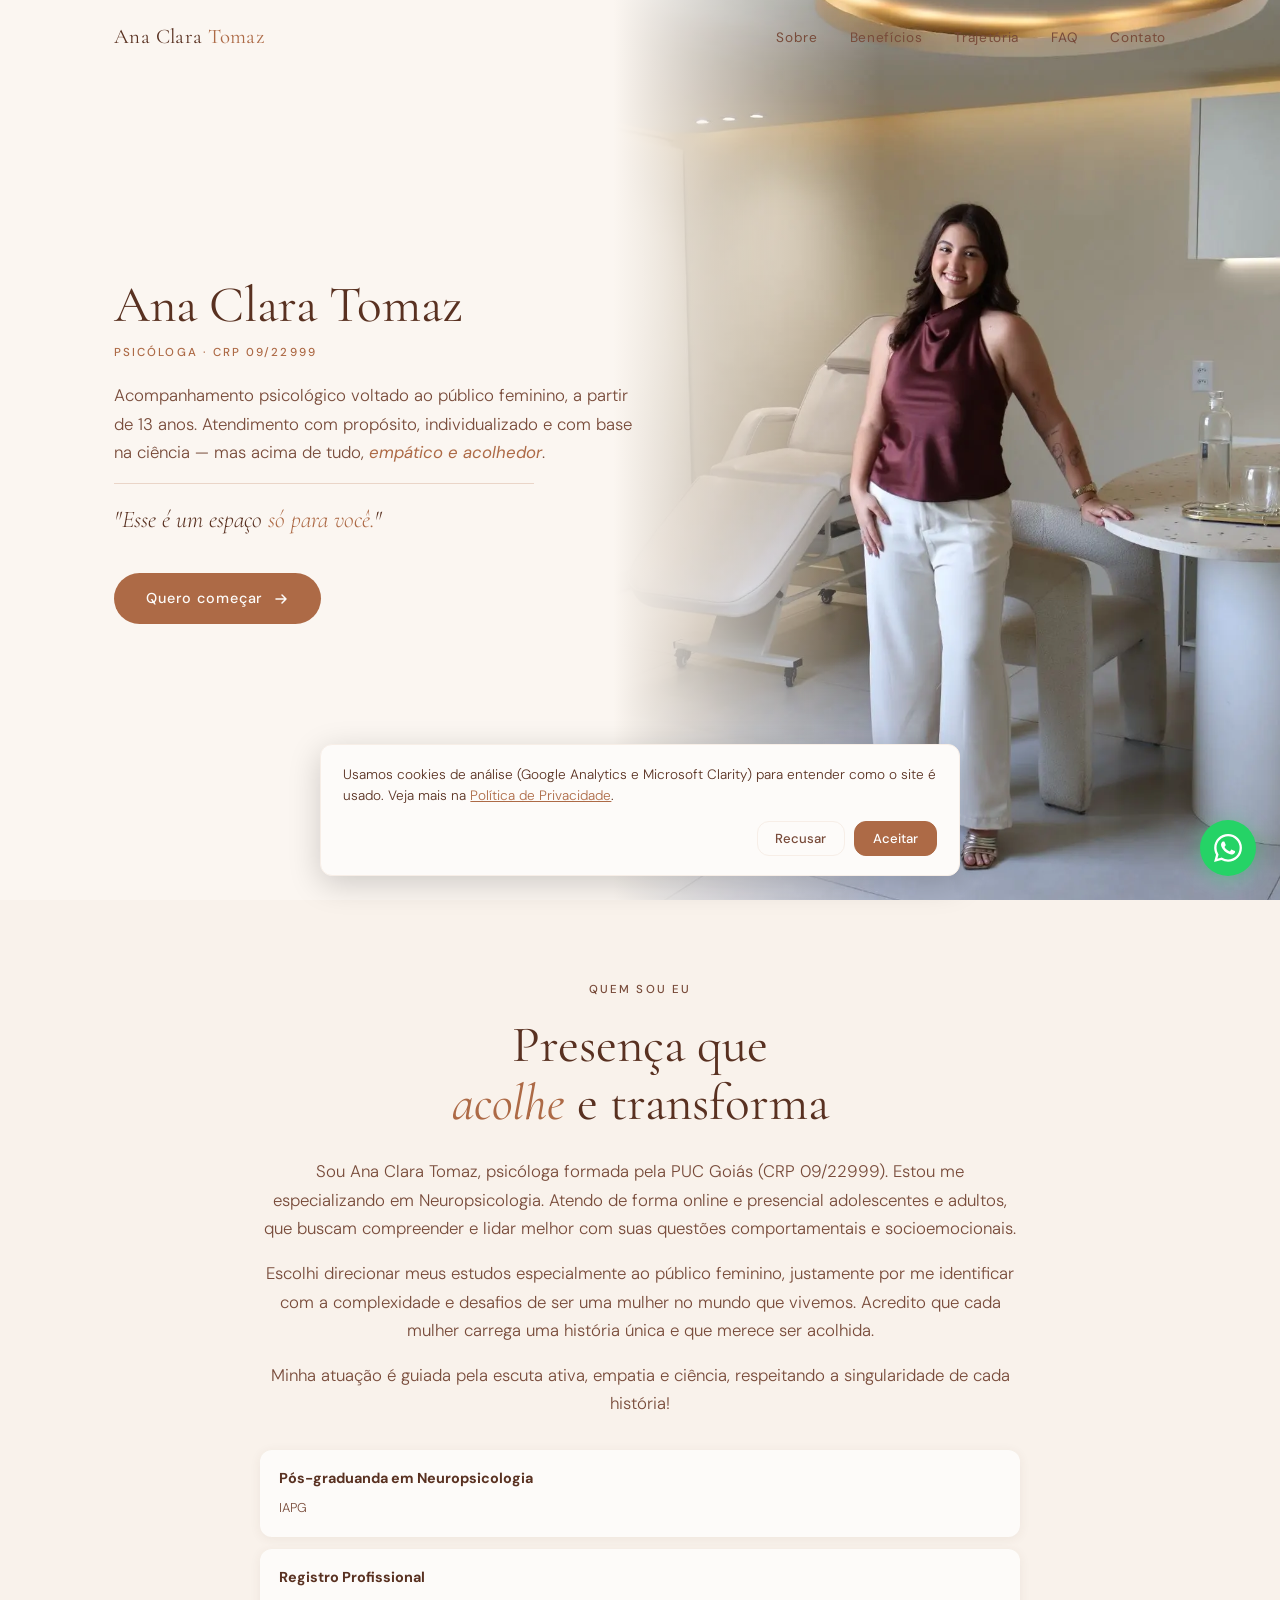
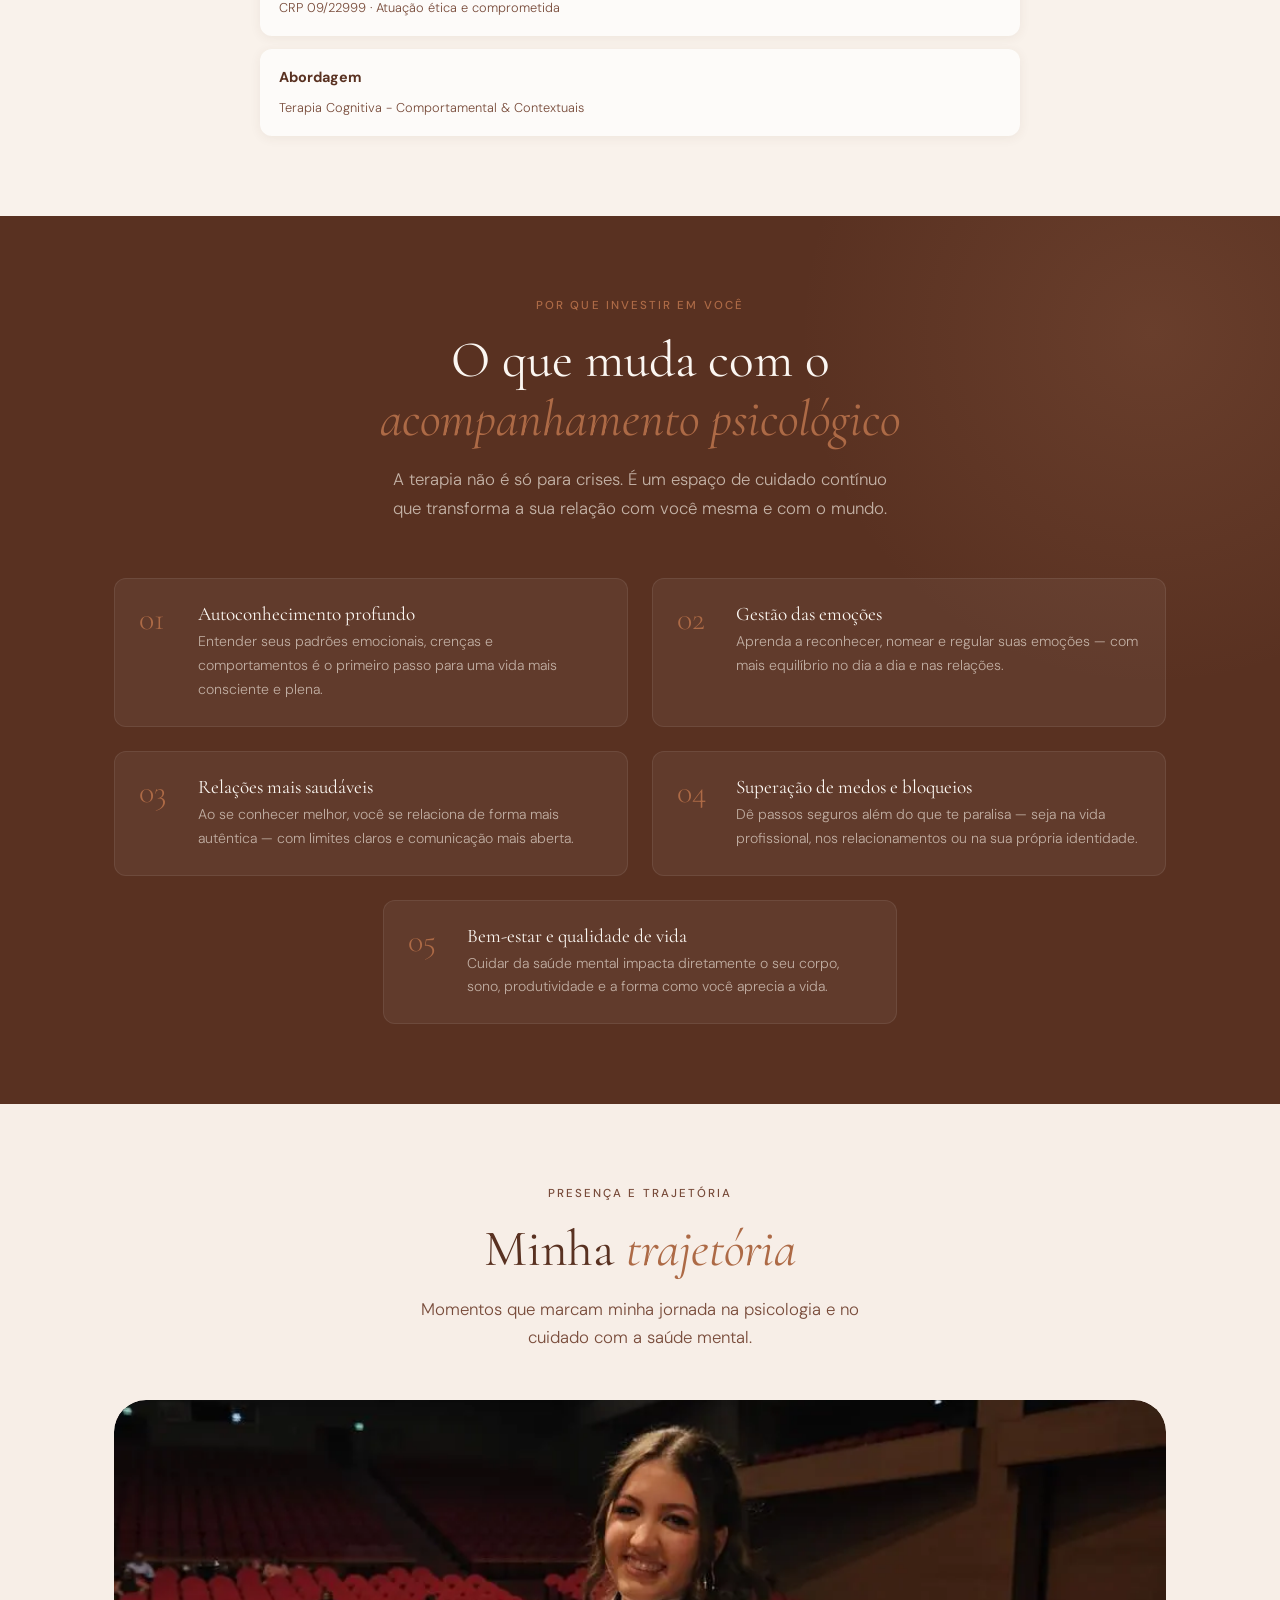
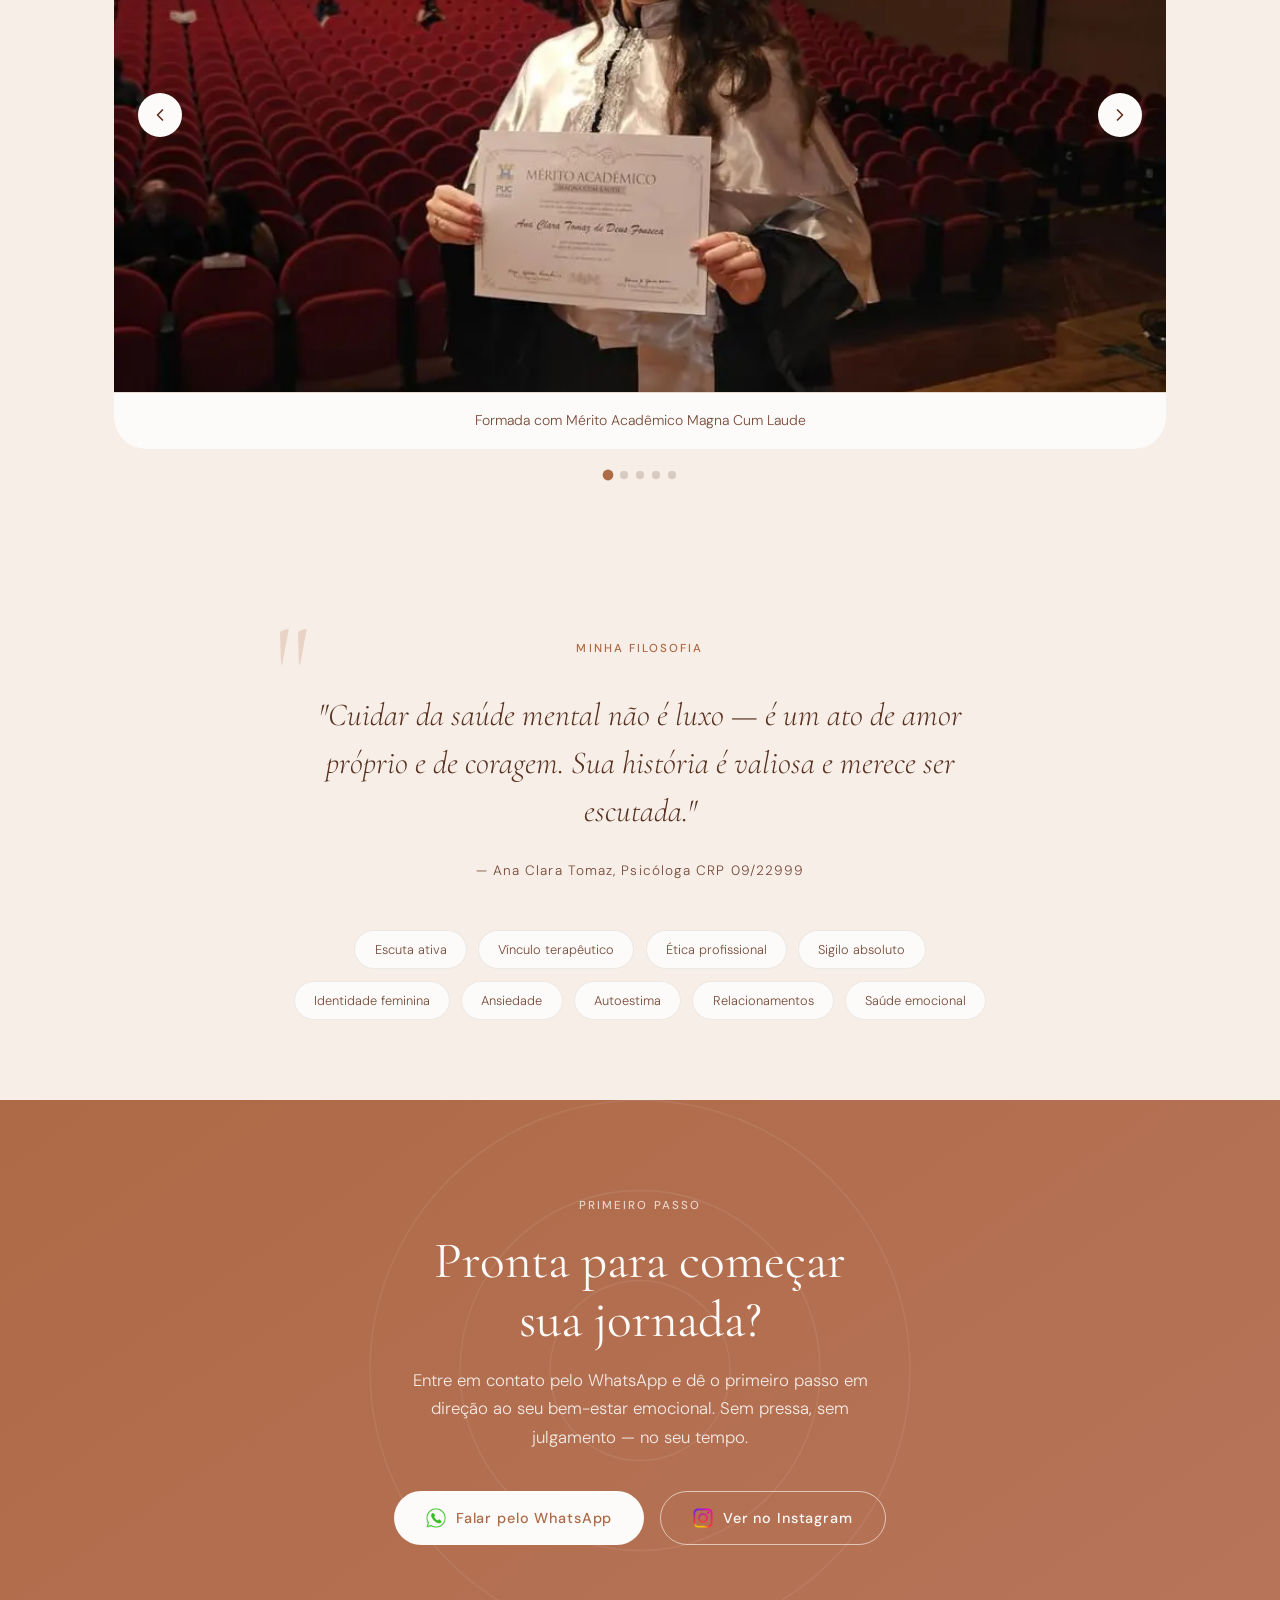
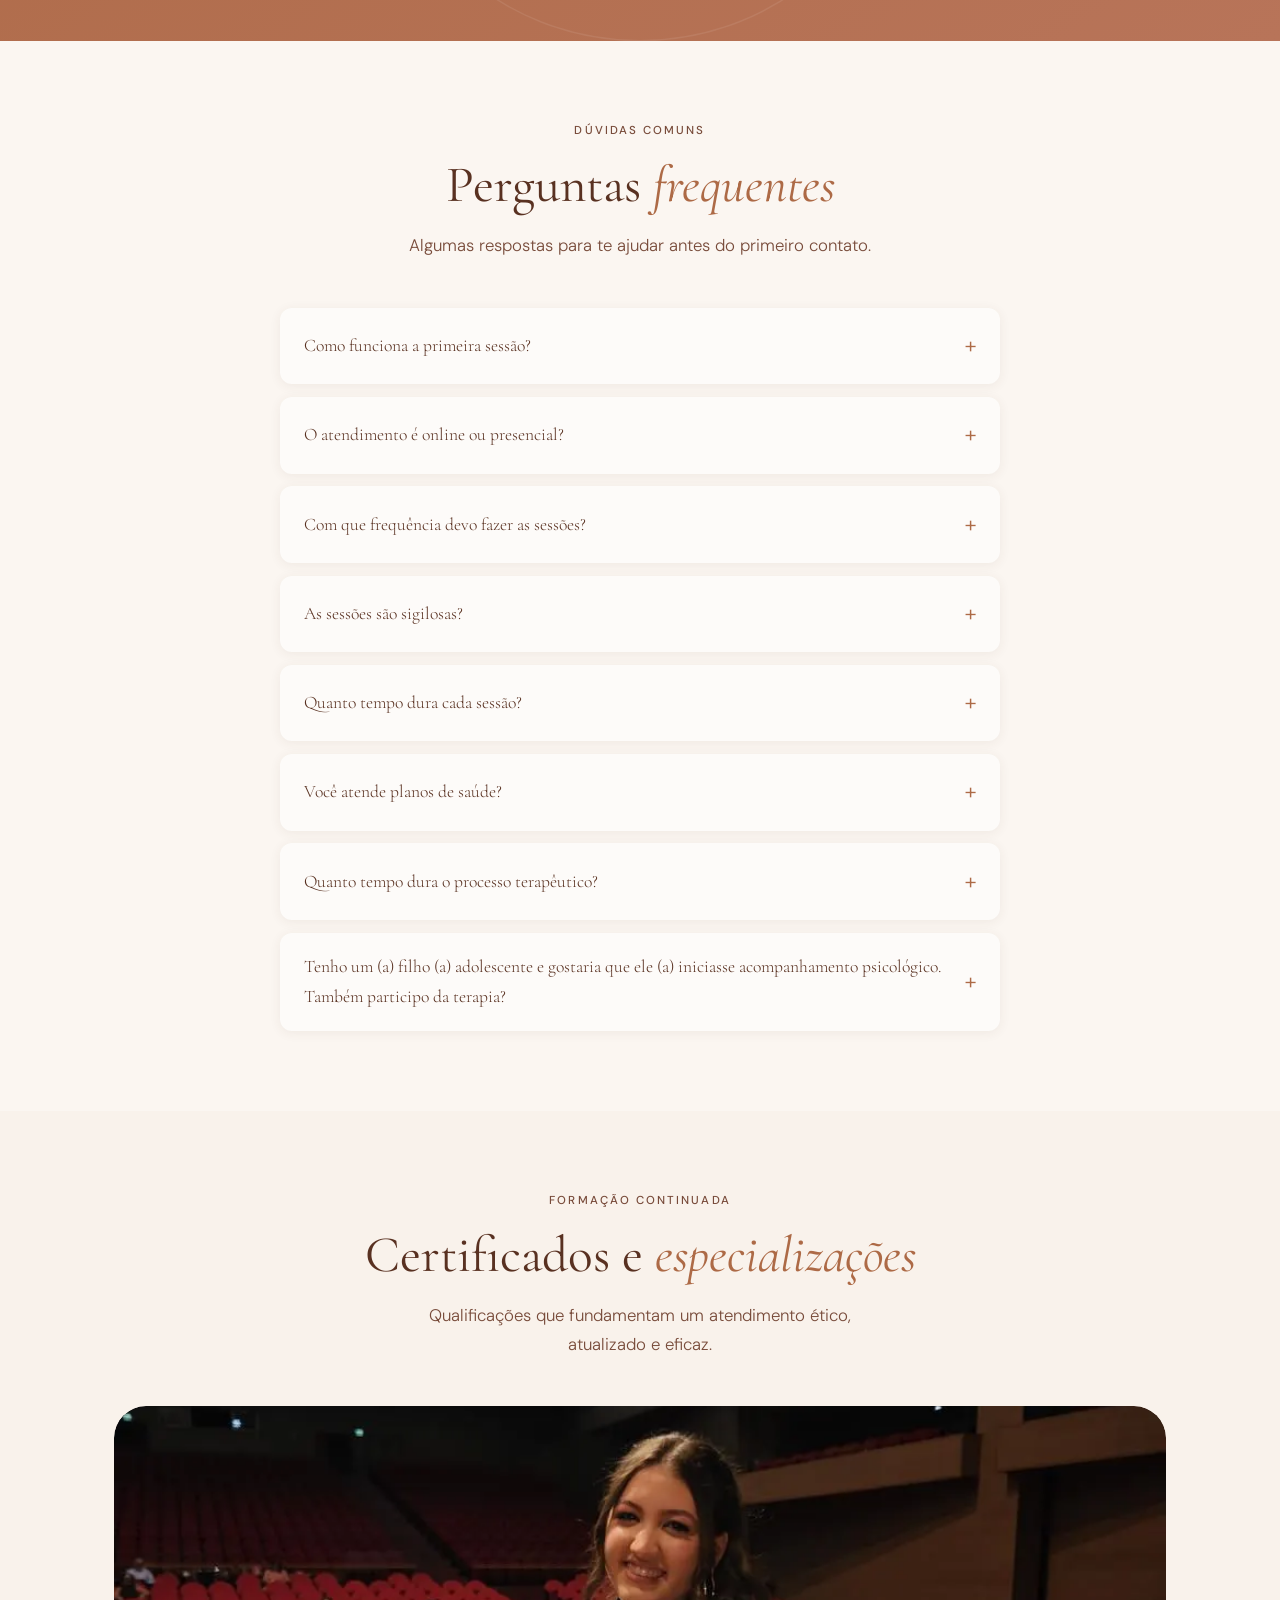
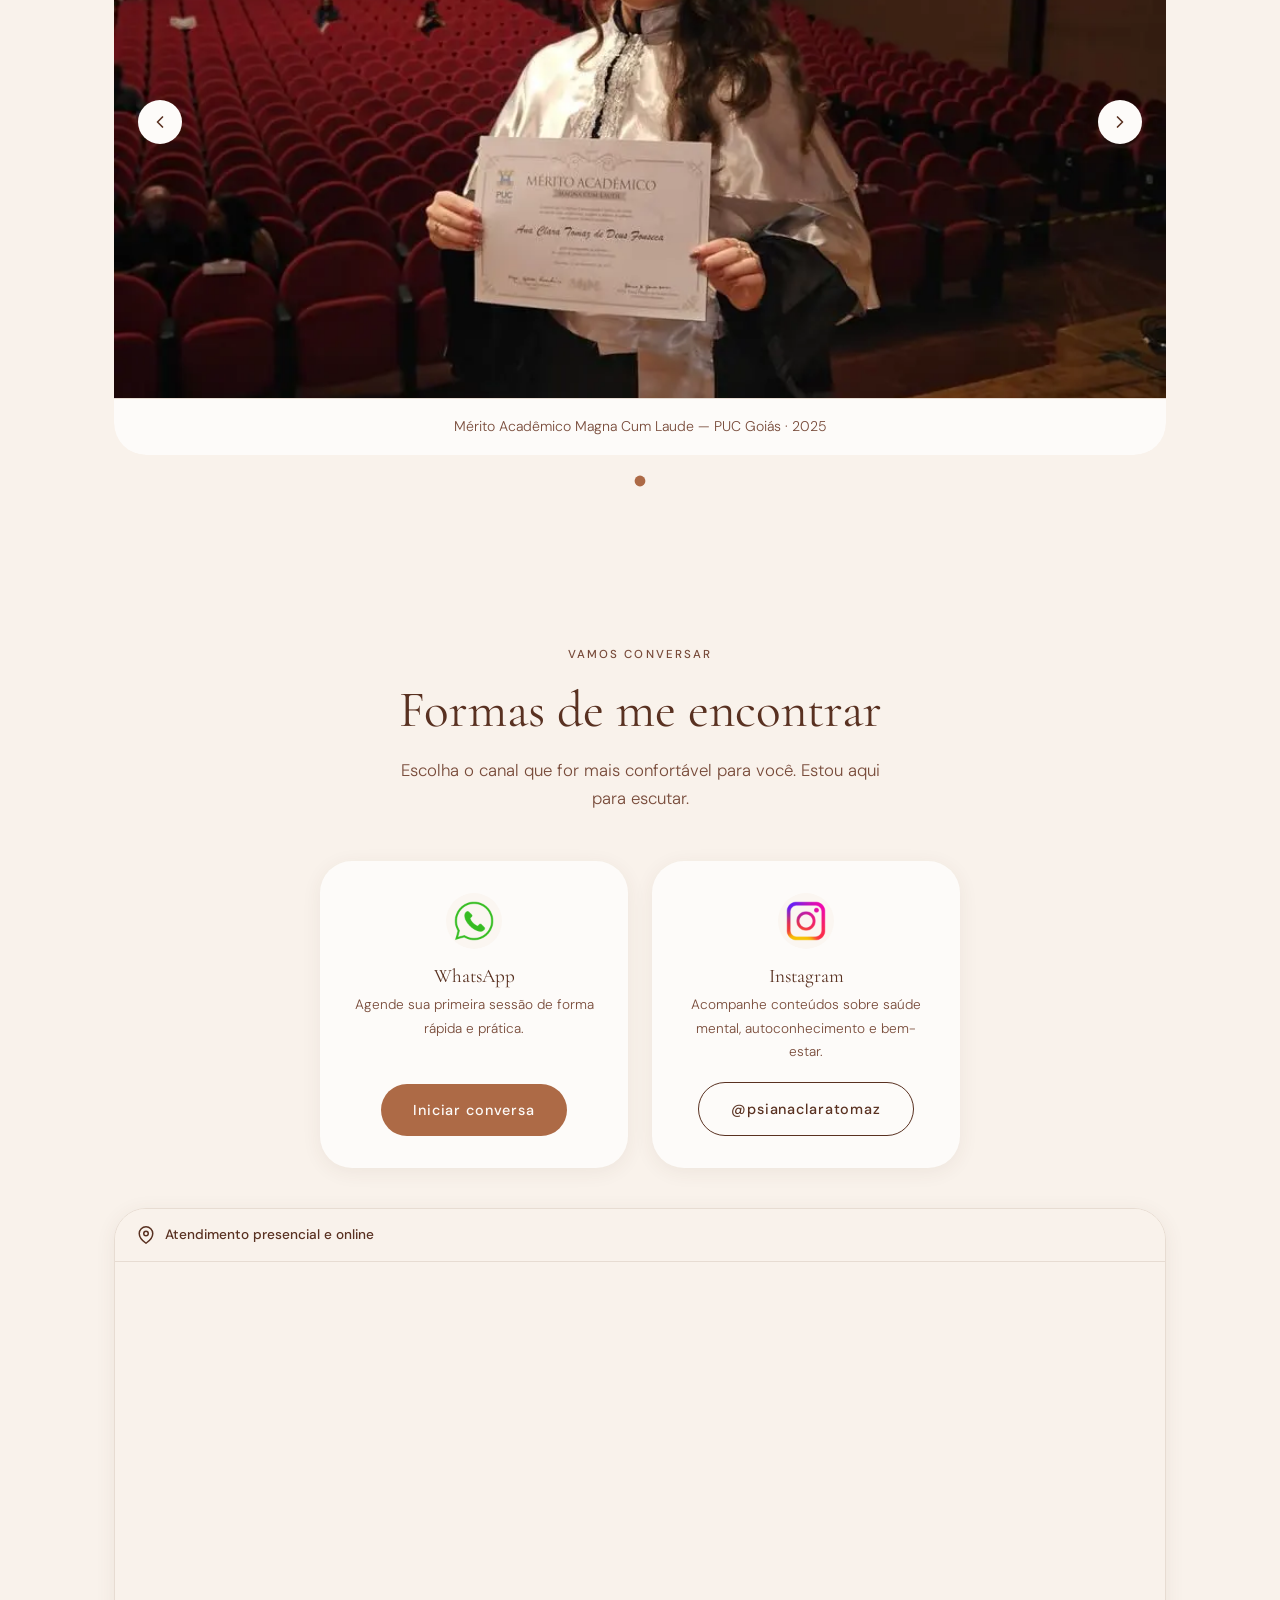
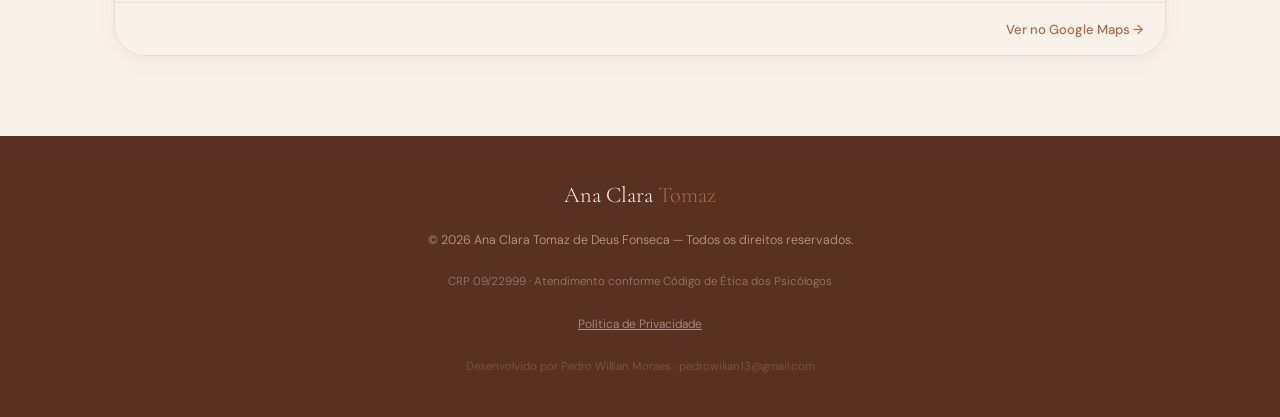
<file: index.html>
<!DOCTYPE html>
<html lang="pt-BR">
<head>
  <meta charset="UTF-8" />
  <meta name="viewport" content="width=device-width, initial-scale=1.0" />
  <meta name="description" content="Ana Clara Tomaz — Psicóloga CRP 09/22999. Acompanhamento psicológico para adolescentes e adultos que desejam se conhecer melhor e cuidar da saúde emocional." />
  <title>Ana Clara Tomaz | Psicóloga</title>

  <!-- ── Canonical ─────────────────────────────────────────────────────────── -->
  <link rel="canonical" href="https://psianaclaratomaz.com.br/" />

  <!-- ── Favicon ───────────────────────────────────────────────────────────── -->
  <link rel="icon" type="image/png" href="img/favicon.png" />
  <link rel="apple-touch-icon" href="img/favicon.png" />

  <!-- ── Open Graph — aparência ao compartilhar no WhatsApp, Instagram etc. ── -->
  <meta property="og:type"        content="website" />
  <meta property="og:locale"      content="pt_BR" />
  <meta property="og:url"         content="https://psianaclaratomaz.com.br/" />
  <meta property="og:title"       content="Ana Clara Tomaz | Psicóloga" />
  <meta property="og:description" content="Acompanhamento psicológico voltado ao público feminino, a partir de 13 anos. Atendimento com propósito, empático e acolhedor." />
  <meta property="og:image"       content="https://psianaclaratomaz.com.br/img/capa.JPG" />
  <meta property="og:image:width"  content="1066" />
  <meta property="og:image:height" content="1600" />

  <!-- ── Twitter / X Card (também usado pelo WhatsApp em alguns casos) ──────── -->
  <meta name="twitter:card"        content="summary_large_image" />
  <meta name="twitter:title"       content="Ana Clara Tomaz | Psicóloga" />
  <meta name="twitter:description" content="Acompanhamento psicológico voltado ao público feminino, a partir de 13 anos. Atendimento com propósito, empático e acolhedor." />
  <meta name="twitter:image"       content="https://psianaclaratomaz.com.br/img/capa.JPG" />

  <!-- ── Dados estruturados (schema.org) ──────────────────────────────────── -->
  <script type="application/ld+json">
  {
    "@context": "https://schema.org",
    "@type": "ProfessionalService",
    "name": "Ana Clara Tomaz | Psicóloga",
    "image": "https://psianaclaratomaz.com.br/img/capa.JPG",
    "url": "https://psianaclaratomaz.com.br/",
    "telephone": "+5562981112485",
    "description": "Acompanhamento psicológico voltado ao público feminino, a partir de 13 anos. Atendimento com propósito, individualizado e com base na ciência.",
    "areaServed": "BR",
    "sameAs": [
      "https://www.instagram.com/psianaclaratomaz/"
    ],
    "founder": {
      "@type": "Person",
      "name": "Ana Clara Tomaz de Deus Fonseca",
      "jobTitle": "Psicóloga",
      "hasCredential": {
        "@type": "EducationalOccupationalCredential",
        "credentialCategory": "CRP 09/22999"
      }
    }
  }
  </script>

  <link rel="preconnect" href="https://fonts.googleapis.com" />
  <link rel="preconnect" href="https://fonts.gstatic.com" crossorigin />
  <link href="https://fonts.googleapis.com/css2?family=Cormorant+Garamond:ital,wght@0,300;0,400;0,600;1,300;1,400&family=DM+Sans:wght@300;400;500&display=swap" rel="stylesheet" />
  <link href="https://unpkg.com/aos@2.3.4/dist/aos.css" rel="stylesheet" />
  <link rel="stylesheet" href="css/style.css" />
  <link rel="preload" as="image" href="img/capa.webp" type="image/webp" />

  <!-- Google Analytics (GA4) e Microsoft Clarity só são carregados após
       consentimento no banner de cookies — ver js/consent.js -->
</head>
<body>

  <a href="#sobre" class="skip-link">Pular para o conteúdo</a>

  <div class="progress-bar" id="progressBar" aria-hidden="true"></div>

  <!-- NAVBAR -->
  <nav id="navbar" aria-label="Navegação principal">
    <div class="container nav-inner">
      <a href="#hero" class="nav-logo">Ana Clara <span>Tomaz</span></a>
      <ul class="nav-links" role="list">
        <li><a href="#sobre">Sobre</a></li>
        <li><a href="#beneficios">Benefícios</a></li>
        <li><a href="#fotos">Trajetória</a></li>
        <li><a href="#faq">FAQ</a></li>
        <li><a href="#contato">Contato</a></li>
      </ul>
      <a href="#cta" class="btn btn-primary" id="navCta">Agendar</a>
      <button class="hamburger" id="hamburger" aria-label="Abrir menu" aria-expanded="false">
        <span></span><span></span><span></span>
      </button>
    </div>
  </nav>

  <!-- MENU MOBILE -->
  <div class="mobile-menu" id="mobileMenu" role="dialog" aria-modal="true" aria-label="Menu de navegação">
    <a href="#sobre"      class="mobile-link">Sobre</a>
    <a href="#beneficios" class="mobile-link">Benefícios</a>
    <a href="#fotos" class="mobile-link">Trajetória</a>
    <a href="#faq"   class="mobile-link">FAQ</a>
    <a href="#contato"    class="mobile-link">Contato</a>
    <a href="#cta"        class="btn btn-primary mobile-link">Agendar consulta</a>
  </div>

  <!-- HERO -->
  <section id="hero" aria-labelledby="hero-title">

    <!-- FOTO FULL-BLEED -->
    <div class="hero-bg-photo">
      <picture>
        <source id="heroBgPhotoWebp" type="image/webp" srcset="img/capa.webp" />
        <img
          id="heroBgPhoto"
          src="img/capa.JPG"
          alt="Ana Clara Tomaz, psicóloga"
          class="hero-photo"
          width="800"
          height="1067"
          fetchpriority="high"
        />
      </picture>
      <div class="hero-photo-fade" aria-hidden="true"></div>
    </div>

    <div class="hero-inner container">

      <!-- NOME + TEXTO -->
      <div class="hero-text" data-aos="fade-up" data-aos-duration="800" data-aos-delay="100">
        <h1 class="hero-name" id="hero-title">Ana Clara Tomaz</h1>
        <p class="tag">Psicóloga · CRP 09/22999</p>
        <p class="hero-sub">
          Acompanhamento psicológico voltado ao público feminino, a partir de 13 anos.
          Atendimento com propósito, individualizado e com base na ciência —
          mas acima de tudo, <em>empático e acolhedor</em>.
        </p>
        <p class="hero-destaque">"Esse é um espaço <em>só para você.</em>"</p>
      </div>

      <!-- BOTÕES -->
      <div class="hero-cta-group" data-aos="fade-up" data-aos-duration="800" data-aos-delay="200">
        <a href="#cta" class="btn btn-primary">
          Quero começar
          <svg width="16" height="16" viewBox="0 0 16 16" fill="none" aria-hidden="true">
            <path d="M3 8h10M9 4l4 4-4 4" stroke="currentColor" stroke-width="1.5" stroke-linecap="round" stroke-linejoin="round"/>
          </svg>
        </a>
      </div>

    </div>
  </section>

  <!-- SOBRE -->
  <section id="sobre" aria-labelledby="sobre-title">
    <div class="container">
      <div class="sobre-content-centered" data-aos="fade-up" data-aos-duration="800">
        <p class="tag">Quem sou eu</p>
        <h2 id="sobre-title">Presença que<br><em>acolhe</em> e transforma</h2>
        <div class="sobre-paragrafos">
          <!-- conteúdo injetado por main.js via content.json -->
        </div>

        <div class="formacao-cards">
          <!-- cards injetados por main.js via content.json -->
        </div>
      </div>
    </div>
  </section>

  <!-- BENEFÍCIOS -->
  <section id="beneficios" aria-labelledby="beneficios-title">
    <div class="container">
      <header class="beneficios-header" data-aos="fade-up">
        <p class="tag">Por que investir em você</p>
        <h2 id="beneficios-title">O que muda com o<br><em>acompanhamento psicológico</em></h2>
        <p>A terapia não é só para crises. É um espaço de cuidado contínuo que transforma a sua relação com você mesma e com o mundo.</p>
      </header>
      <div class="beneficios-grid">
        <div class="beneficio-item" data-aos="fade-up" data-aos-delay="0">
          <div class="beneficio-num" aria-hidden="true">01</div>
          <div>
            <h3>Autoconhecimento profundo</h3>
            <p>Entender seus padrões emocionais, crenças e comportamentos é o primeiro passo para uma vida mais consciente e plena.</p>
          </div>
        </div>
        <div class="beneficio-item" data-aos="fade-up" data-aos-delay="80">
          <div class="beneficio-num" aria-hidden="true">02</div>
          <div>
            <h3>Gestão das emoções</h3>
            <p>Aprenda a reconhecer, nomear e regular suas emoções — com mais equilíbrio no dia a dia e nas relações.</p>
          </div>
        </div>
        <div class="beneficio-item" data-aos="fade-up" data-aos-delay="160">
          <div class="beneficio-num" aria-hidden="true">03</div>
          <div>
            <h3>Relações mais saudáveis</h3>
            <p>Ao se conhecer melhor, você se relaciona de forma mais autêntica — com limites claros e comunicação mais aberta.</p>
          </div>
        </div>
        <div class="beneficio-item" data-aos="fade-up" data-aos-delay="240">
          <div class="beneficio-num" aria-hidden="true">04</div>
          <div>
            <h3>Superação de medos e bloqueios</h3>
            <p>Dê passos seguros além do que te paralisa — seja na vida profissional, nos relacionamentos ou na sua própria identidade.</p>
          </div>
        </div>
        <div class="beneficio-item" data-aos="fade-up" data-aos-delay="320">
          <div class="beneficio-num" aria-hidden="true">05</div>
          <div>
            <h3>Bem-estar e qualidade de vida</h3>
            <p>Cuidar da saúde mental impacta diretamente o seu corpo, sono, produtividade e a forma como você aprecia a vida.</p>
          </div>
        </div>
      </div>
    </div>
  </section>

  <!-- TRAJETÓRIA (CARROSSEL) -->
  <section id="fotos" aria-labelledby="fotos-title">
    <div class="container">
      <header class="fotos-header" data-aos="fade-up">
        <p class="tag">Presença e trajetória</p>
        <h2 id="fotos-title">Minha <em>trajetória</em></h2>
        <p>Momentos que marcam minha jornada na psicologia e no cuidado com a saúde mental.</p>
      </header>
      <div class="carousel" data-aos="fade-up" data-aos-delay="100">
        <div class="carousel-track-wrap">
          <div class="carousel-track" id="carouselTrack">
            <!-- slides injetados por main.js via content.json -->
          </div>
        </div>
        <button class="carousel-btn carousel-prev" id="carouselPrev" aria-label="Foto anterior">
          <svg width="20" height="20" viewBox="0 0 24 24" fill="none" stroke="currentColor" stroke-width="2" stroke-linecap="round" stroke-linejoin="round" aria-hidden="true"><polyline points="15 18 9 12 15 6"/></svg>
        </button>
        <button class="carousel-btn carousel-next" id="carouselNext" aria-label="Próxima foto">
          <svg width="20" height="20" viewBox="0 0 24 24" fill="none" stroke="currentColor" stroke-width="2" stroke-linecap="round" stroke-linejoin="round" aria-hidden="true"><polyline points="9 18 15 12 9 6"/></svg>
        </button>
        <div class="carousel-dots" id="carouselDots" role="tablist" aria-label="Navegar pelos slides"></div>
      </div>
    </div>
  </section>

  <!-- FILOSOFIA / QUOTE -->
  <section id="abordagem" aria-labelledby="abordagem-label">
    <div class="container">
      <div class="quote-block" data-aos="fade-up">
        <p id="abordagem-label" class="tag">Minha filosofia</p>
        <blockquote class="quote-text">
          "Cuidar da saúde mental não é luxo — é um ato de amor próprio e de coragem. Sua história é valiosa e merece ser escutada."
        </blockquote>
        <p class="quote-author">— Ana Clara Tomaz, Psicóloga CRP 09/22999</p>
        <div class="abordagem-pills" role="list" aria-label="Abordagens e temas trabalhados">
          <span class="pill" role="listitem">Escuta ativa</span>
          <span class="pill" role="listitem">Vínculo terapêutico</span>
          <span class="pill" role="listitem">Ética profissional</span>
          <span class="pill" role="listitem">Sigilo absoluto</span>
          <span class="pill" role="listitem">Identidade feminina</span>
          <span class="pill" role="listitem">Ansiedade</span>
          <span class="pill" role="listitem">Autoestima</span>
          <span class="pill" role="listitem">Relacionamentos</span>
          <span class="pill" role="listitem">Saúde emocional</span>
        </div>
      </div>
    </div>
  </section>

  <!-- CTA PRINCIPAL -->
  <section id="cta" aria-labelledby="cta-title">
    <div class="container cta-content" data-aos="zoom-in" data-aos-duration="700">
      <p class="tag">Primeiro passo</p>
      <h2 id="cta-title">Pronta para começar<br>sua jornada?</h2>
      <p>
        Entre em contato pelo WhatsApp e dê o primeiro passo em direção ao seu bem-estar emocional.
        Sem pressa, sem julgamento — no seu tempo.
      </p>
      <div class="cta-buttons">
        <a
          href="https://api.whatsapp.com/send?phone=5562981112485&text=Oii+Ana%2C+gostaria+de+iniciar+acompanhamento+psicol%C3%B3gico+com+voc%C3%AA%21+%F0%9F%92%8C"
          target="_blank"
          rel="noopener noreferrer"
          class="btn btn-cta-white"
        >
            <img src="img/logo_wpp.png" alt="" aria-hidden="true" class="icon-sm"> Falar pelo WhatsApp
        </a>
        <a
          href="https://www.instagram.com/psianaclaratomaz/"
          target="_blank"
          rel="noopener noreferrer"
          class="btn btn-cta-ghost"
        >
          <img src="img/logo_insta.png" alt="" aria-hidden="true" class="icon-sm"> Ver no Instagram
        </a>
      </div>
    </div>
  </section>

  <!-- FAQ -->
  <section id="faq" aria-labelledby="faq-title">
    <div class="container">
      <header class="faq-header" data-aos="fade-up">
        <p class="tag">Dúvidas comuns</p>
        <h2 id="faq-title">Perguntas <em>frequentes</em></h2>
        <p>Algumas respostas para te ajudar antes do primeiro contato.</p>
      </header>
      <div class="faq-list" id="faq-lista">
        <!-- itens injetados por main.js via content.json -->
      </div>
    </div>
  </section>

  <!-- CERTIFICADOS — oculto até ter certificados reais de cursos/especializações -->
  <section id="certificados" aria-labelledby="certificados-title" style="display:none">
    <div class="container">
      <header class="cert-header" data-aos="fade-up">
        <p class="tag">Formação continuada</p>
        <h2 id="certificados-title">Certificados e <em>especializações</em></h2>
        <p>Qualificações que fundamentam um atendimento ético, atualizado e eficaz.</p>
      </header>
      <div class="carousel" data-aos="fade-up" data-aos-delay="100">
        <div class="carousel-track-wrap">
          <div class="carousel-track" id="certTrack">
            <!-- slides injetados por main.js via content.json -->
          </div>
        </div>
        <button class="carousel-btn carousel-prev" id="certPrev" aria-label="Certificado anterior">
          <svg width="20" height="20" viewBox="0 0 24 24" fill="none" stroke="currentColor" stroke-width="2" stroke-linecap="round" stroke-linejoin="round" aria-hidden="true"><polyline points="15 18 9 12 15 6"/></svg>
        </button>
        <button class="carousel-btn carousel-next" id="certNext" aria-label="Próximo certificado">
          <svg width="20" height="20" viewBox="0 0 24 24" fill="none" stroke="currentColor" stroke-width="2" stroke-linecap="round" stroke-linejoin="round" aria-hidden="true"><polyline points="9 18 15 12 9 6"/></svg>
        </button>
        <div class="carousel-dots" id="certDots" role="tablist" aria-label="Navegar pelos certificados"></div>
      </div>
    </div>
  </section>

  <!-- CONTATO -->
  <section id="contato" aria-labelledby="contato-title">
    <div class="container">
      <header class="contato-header" data-aos="fade-up">
        <p class="tag">Vamos conversar</p>
        <h2 id="contato-title">Formas de me encontrar</h2>
        <p>Escolha o canal que for mais confortável para você. Estou aqui para escutar.</p>
      </header>
      <div class="contato-grid contato-grid--2">

        <div class="contato-card" data-aos="fade-up" data-aos-delay="0">
          <div class="contato-icon" aria-hidden="true"><img src="img/logo_wpp.png" alt="" class="icon-md"></div>
          <h3>WhatsApp</h3>
          <p>Agende sua primeira sessão de forma rápida e prática.</p>
          <a
            href="https://api.whatsapp.com/send?phone=5562981112485&text=Oii+Ana%2C+gostaria+de+iniciar+acompanhamento+psicol%C3%B3gico+com+voc%C3%AA%21+%F0%9F%92%8C"
            target="_blank"
            rel="noopener noreferrer"
            class="btn btn-primary"
            aria-label="Falar com Ana Clara pelo WhatsApp"
          >
            Iniciar conversa
          </a>
        </div>

        <div class="contato-card" data-aos="fade-up" data-aos-delay="100">
          <div class="contato-icon" aria-hidden="true"><img src="img/logo_insta.png" alt="Instagram" class="icon-md"></div>
          <h3>Instagram</h3>
          <p>Acompanhe conteúdos sobre saúde mental, autoconhecimento e bem-estar.</p>
          <a
            href="https://www.instagram.com/psianaclaratomaz/"
            target="_blank"
            rel="noopener noreferrer"
            class="btn btn-outline"
            aria-label="Visitar Instagram de Ana Clara Tomaz"
          >
            @psianaclaratomaz
          </a>
        </div>

      </div>

      <!-- MAPA -->
      <div class="contato-mapa" data-aos="fade-up" data-aos-delay="100">
        <div class="contato-mapa-header">
          <svg width="18" height="18" viewBox="0 0 24 24" fill="none" stroke="currentColor" stroke-width="2" stroke-linecap="round" stroke-linejoin="round" aria-hidden="true"><path d="M21 10c0 7-9 13-9 13s-9-6-9-13a9 9 0 0 1 18 0z"/><circle cx="12" cy="10" r="3"/></svg>
          Atendimento presencial e online
        </div>
        <iframe
          src="https://www.google.com/maps/embed?pb=!1m18!1m12!1m3!1d3821.1420911316586!2d-49.2715306!3d-16.719760599999997!2m3!1f0!2f0!3f0!3m2!1i1024!2i768!4f13.1!3m3!1m2!1s0x935ef1004aac2933%3A0x98406105a7fce17a!2sVioleta%20Espa%C3%A7o%20Terap%C3%AAutico!5e0!3m2!1spt-BR!2sbr!4v1780333338162!5m2!1spt-BR!2sbr"
          width="100%"
          height="340"
          style="border:0"
          allowfullscreen=""
          loading="lazy"
          referrerpolicy="no-referrer-when-downgrade"
          title="Localização do consultório — Ana Clara Tomaz"
        ></iframe>
        <div class="contato-mapa-footer">
          <a
            href="https://maps.app.goo.gl/pXWJ1yP5svu3ZbXg6"
            target="_blank"
            rel="noopener noreferrer"
          >Ver no Google Maps →</a>
        </div>
      </div>

    </div>
  </section>

  <!-- FOOTER -->
  <footer>
    <div class="container footer-inner">
      <div class="footer-logo">Ana Clara <span>Tomaz</span></div>
      <p>© 2026 Ana Clara Tomaz de Deus Fonseca — Todos os direitos reservados.</p>
      <p class="footer-crp">CRP 09/22999 · Atendimento conforme Código de Ética dos Psicólogos</p>
      <p class="footer-links"><a href="politica-de-privacidade.html">Política de Privacidade</a></p>
      <p class="dev-credit">Desenvolvido por Pedro Willian Moraes · <a href="mailto:pedrowilian13@gmail.com">pedrowilian13@gmail.com</a></p>
    </div>
  </footer>

  <a
    href="https://api.whatsapp.com/send?phone=5562981112485&text=Oii+Ana%2C+gostaria+de+iniciar+acompanhamento+psicol%C3%B3gico+com+voc%C3%AA%21+%F0%9F%92%8C"
    class="whatsapp-float"
    target="_blank"
    rel="noopener noreferrer"
    aria-label="Conversar pelo WhatsApp"
    title="WhatsApp"
  >
    <svg width="28" height="28" viewBox="0 0 24 24" fill="currentColor" aria-hidden="true">
      <path d="M17.472 14.382c-.297-.149-1.758-.867-2.03-.967-.273-.099-.471-.148-.67.15-.197.297-.767.966-.94 1.164-.173.199-.347.223-.644.075-.297-.15-1.255-.463-2.39-1.475-.883-.788-1.48-1.761-1.653-2.059-.173-.297-.018-.458.13-.606.134-.133.298-.347.446-.52.149-.174.198-.298.298-.497.099-.198.05-.371-.025-.52-.075-.149-.669-1.612-.916-2.207-.242-.579-.487-.5-.669-.51-.173-.008-.371-.01-.57-.01-.198 0-.52.074-.792.372-.272.297-1.04 1.016-1.04 2.479 0 1.462 1.065 2.875 1.213 3.074.149.198 2.096 3.2 5.077 4.487.709.306 1.262.489 1.694.625.712.227 1.36.195 1.871.118.571-.085 1.758-.719 2.006-1.413.248-.694.248-1.289.173-1.413-.074-.124-.272-.198-.57-.347m-5.421 7.403h-.004a9.87 9.87 0 01-5.031-1.378l-.361-.214-3.741.982.998-3.648-.235-.374a9.86 9.86 0 01-1.51-5.26c.001-5.45 4.436-9.884 9.888-9.884 2.64 0 5.122 1.03 6.988 2.898a9.825 9.825 0 012.893 6.994c-.003 5.45-4.437 9.884-9.885 9.884m8.413-18.297A11.815 11.815 0 0012.05 0C5.495 0 .16 5.335.157 11.892c0 2.096.547 4.142 1.588 5.945L.057 24l6.305-1.654a11.882 11.882 0 005.683 1.448h.005c6.554 0 11.89-5.335 11.893-11.893a11.821 11.821 0 00-3.48-8.413z"/>
    </svg>
  </a>

  <!-- COOKIE CONSENT -->
  <div class="cookie-banner" id="cookieBanner" role="dialog" aria-label="Aviso de cookies" aria-live="polite">
    <p>
      Usamos cookies de análise (Google Analytics e Microsoft Clarity) para entender como o site é
      usado. Veja mais na <a href="politica-de-privacidade.html">Política de Privacidade</a>.
    </p>
    <div class="cookie-banner-actions">
      <button type="button" id="cookieRecusar" class="btn-cookie btn-cookie-recusar">Recusar</button>
      <button type="button" id="cookieAceitar" class="btn-cookie btn-cookie-aceitar">Aceitar</button>
    </div>
  </div>

  <script src="js/consent.js"></script>
  <script src="https://unpkg.com/aos@2.3.4/dist/aos.js"></script>
  <script src="js/main.js"></script>

</body>
</html>
</file>
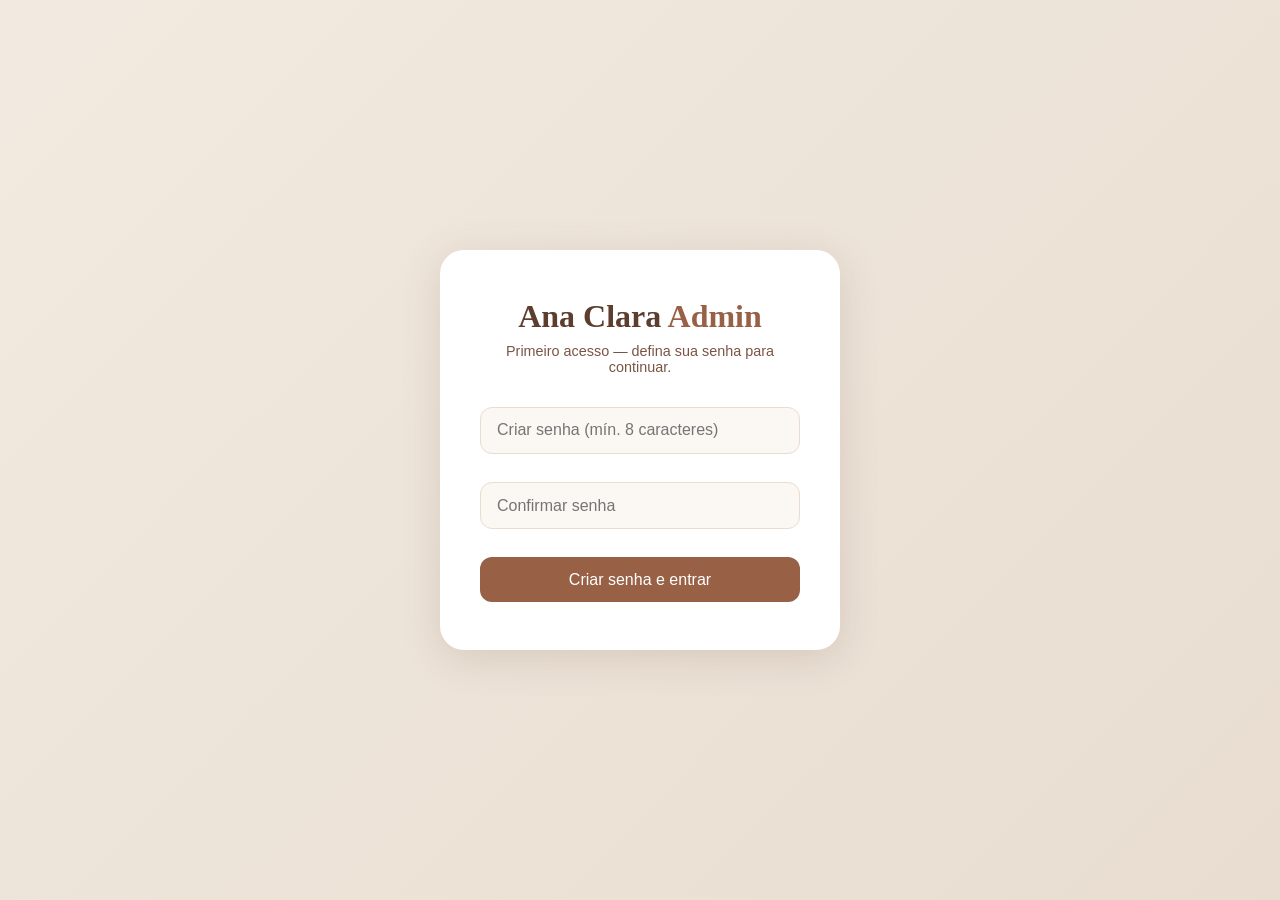
<file: admin/index.html>
<!DOCTYPE html>
<html lang="pt-BR">
<head>
  <meta charset="UTF-8" />
  <meta name="viewport" content="width=device-width, initial-scale=1.0" />
  <title>Painel Admin — Ana Clara Tomaz</title>
  <link rel="icon" type="image/png" href="../img/favicon.png" />
  <style>
    :root {
      --nude:       #F2EAE0;
      --nude-dark:  #E8DDD0;
      --terracota: #986045;
      --salvia:     #8FA88A;
      --marrom:     #5C3D2E;
      --marrom-mid: #7A5544;
      --creme:      #FBF7F2;
      --branco:     #FFFFFF;
      --font-display: 'Cormorant Garamond', Georgia, serif;
      --font-body:    'DM Sans', sans-serif;
      --radius:     0.75rem;
      --ease:       cubic-bezier(.4,0,.2,1);
    }

    *, *::before, *::after { box-sizing: border-box; margin: 0; padding: 0; }
    body {
      font-family: var(--font-body);
      background: var(--nude);
      color: var(--marrom);
      min-height: 100vh;
    }

    /* ── LOGIN ─────────────────────────────────────────────────────────────── */
    #login-screen {
      min-height: 100vh;
      display: flex;
      align-items: center;
      justify-content: center;
      padding: 2rem;
      background: linear-gradient(135deg, var(--nude) 0%, var(--nude-dark) 100%);
    }
    .login-card {
      background: var(--branco);
      border-radius: 1.5rem;
      padding: 3rem 2.5rem;
      width: 100%;
      max-width: 400px;
      box-shadow: 0 8px 40px rgba(92,61,46,.15);
      text-align: center;
    }
    .login-card h1 { font-family: var(--font-display); font-size: 2rem; color: var(--marrom); margin-bottom: .5rem; }
    .login-card p  { color: var(--marrom-mid); font-size: .9rem; margin-bottom: 2rem; }
    .login-card input[type="password"] {
      width: 100%; padding: .85rem 1rem; border: 1.5px solid var(--nude-dark);
      border-radius: var(--radius); font-family: var(--font-body); font-size: 1rem;
      color: var(--marrom); background: var(--creme); outline: none;
      transition: border-color .2s; margin-bottom: 1rem;
    }
    .login-card input[type="password"]:focus { border-color: var(--terracota); }
    .login-card button {
      width: 100%; padding: .85rem; background: var(--terracota); color: #fff;
      border: none; border-radius: var(--radius); font-family: var(--font-body);
      font-size: 1rem; font-weight: 500; cursor: pointer; transition: background .2s, transform .15s;
    }
    .login-card button:hover  { background: var(--marrom-mid); }
    .login-card button:active { transform: scale(.98); }
    #login-erro { color: #c0392b; font-size: .85rem; margin-top: .75rem; display: none; }

    /* ── PAINEL ─────────────────────────────────────────────────────────────── */
    #admin-panel { display: none; flex-direction: column; min-height: 100vh; }

    .admin-header {
      background: var(--marrom); color: #fff; padding: 1rem 1.5rem;
      display: flex; align-items: center; justify-content: space-between; gap: 1rem;
      position: sticky; top: 0; z-index: 50;
    }
    .admin-header-title { font-family: var(--font-display); font-size: 1.4rem; font-weight: 600; }
    .admin-header-title span { color: var(--terracota); }
    .admin-header-actions { display: flex; gap: .75rem; }
    .admin-header-actions a,
    .admin-header-actions button {
      padding: .5rem 1rem; border-radius: var(--radius); font-size: .85rem;
      font-family: var(--font-body); cursor: pointer; text-decoration: none;
      border: none; transition: background .2s;
    }
    .btn-ver-site { background: rgba(255,255,255,.12); color: #fff; }
    .btn-ver-site:hover { background: rgba(255,255,255,.22); }
    .btn-sair { background: transparent; color: rgba(255,255,255,.6); }
    .btn-sair:hover { color: #fff; }

    /* Abas */
    .admin-tabs {
      background: var(--branco); border-bottom: 2px solid var(--nude-dark);
      display: flex; gap: 0; overflow-x: auto; scrollbar-width: none;
    }
    .admin-tabs::-webkit-scrollbar { display: none; }
    .tab-btn {
      padding: 1rem 1.4rem; border: none; background: transparent;
      font-family: var(--font-body); font-size: .9rem; color: var(--marrom-mid);
      cursor: pointer; white-space: nowrap; border-bottom: 3px solid transparent;
      margin-bottom: -2px; transition: color .2s, border-color .2s;
    }
    .tab-btn:hover { color: var(--marrom); }
    .tab-btn.active { color: var(--terracota); border-bottom-color: var(--terracota); font-weight: 500; }

    .admin-body {
      flex: 1; padding: 2rem 1.5rem 7rem;
      max-width: 860px; margin-inline: auto; width: 100%;
    }
    .tab-content { display: none; }
    .tab-content.active { display: block; }

    /* ── FORMULÁRIO ─────────────────────────────────────────────────────────── */
    .form-group { margin-bottom: 1.4rem; }
    .form-group label {
      display: block; font-size: .82rem; font-weight: 500; color: var(--marrom-mid);
      margin-bottom: .4rem; text-transform: uppercase; letter-spacing: .04em;
    }
    .form-group input[type="text"],
    .form-group input[type="url"],
    .form-group input[type="password"],
    .form-group textarea,
    .item-card > textarea {
      width: 100%; padding: .75rem 1rem; border: 1.5px solid var(--nude-dark);
      border-radius: var(--radius); font-family: var(--font-body); font-size: .95rem;
      color: var(--marrom); background: var(--branco); outline: none;
      resize: none; transition: border-color .2s;
    }
    .form-group input:focus,
    .form-group textarea:focus,
    .item-card > textarea:focus { border-color: var(--terracota); }
    .form-hint { font-size: .78rem; color: var(--marrom-mid); margin-top: .35rem; opacity: .8; }

    .section-sep { border: none; border-top: 1.5px solid var(--nude-dark); margin: 2.5rem 0; }
    .section-title {
      font-family: var(--font-display); font-size: 1.3rem; font-weight: 600;
      color: var(--marrom); margin-bottom: 1.5rem;
    }

    /* ── CARDS DE ITEM ──────────────────────────────────────────────────────── */
    .item-list { display: flex; flex-direction: column; gap: 1rem; }
    .item-card {
      background: var(--branco); border: 1.5px solid var(--nude-dark);
      border-radius: var(--radius); padding: 1.2rem 1.4rem; position: relative;
    }
    .item-card-header {
      display: flex; align-items: center; justify-content: space-between;
      gap: 1rem; margin-bottom: .8rem;
    }
    .item-card-label { font-weight: 500; font-size: .9rem; color: var(--marrom); }
    .item-card-actions { display: flex; gap: .5rem; }
    .btn-icon {
      background: none; border: none; cursor: pointer; padding: .3rem .5rem;
      border-radius: .4rem; font-size: 1rem; color: var(--marrom-mid);
      transition: background .15s, color .15s;
    }
    .btn-icon:hover { background: var(--nude); color: var(--marrom); }
    .btn-icon.delete:hover { background: #fde8e8; color: #c0392b; }

    /* ── UPLOAD DE FOTO ─────────────────────────────────────────────────────── */
    .upload-row {
      display: flex; align-items: center; gap: .7rem; margin-top: .5rem; flex-wrap: wrap;
    }
    .btn-upload {
      display: inline-flex; align-items: center; gap: .4rem;
      padding: .45rem .9rem; background: var(--nude); border: 1.5px solid var(--terracota);
      border-radius: var(--radius); font-family: var(--font-body); font-size: .83rem;
      color: var(--terracota); cursor: pointer; transition: background .2s; white-space: nowrap;
    }
    .btn-upload:hover { background: var(--nude-dark); }
    .btn-upload:disabled { opacity: .5; cursor: not-allowed; }
    .upload-status { font-size: .78rem; color: var(--marrom-mid); }
    .upload-status.ok  { color: #27ae60; }
    .upload-status.err { color: #c0392b; }

    /* Preview de imagem */
    .foto-preview {
      width: 80px; height: 60px; object-fit: cover;
      border-radius: .4rem; border: 1px solid var(--nude-dark);
      display: none;
    }
    .foto-preview.visivel { display: block; }

    /* ── BOTÃO ADICIONAR ────────────────────────────────────────────────────── */
    .btn-add {
      display: inline-flex; align-items: center; gap: .5rem;
      padding: .65rem 1.2rem; background: var(--nude);
      border: 1.5px dashed var(--terracota); border-radius: var(--radius);
      font-family: var(--font-body); font-size: .9rem; color: var(--terracota);
      cursor: pointer; transition: background .2s; margin-top: .5rem;
    }
    .btn-add:hover { background: var(--nude-dark); }

    /* ── BARRA FIXA INFERIOR ────────────────────────────────────────────────── */
    .admin-footer {
      position: fixed; bottom: 0; left: 0; right: 0;
      background: var(--branco); border-top: 2px solid var(--nude-dark);
      padding: 1rem 1.5rem; display: flex; align-items: center;
      justify-content: flex-end; gap: .75rem; z-index: 40;
    }
    .btn-discard {
      padding: .7rem 1.4rem; border-radius: var(--radius);
      border: 1.5px solid var(--nude-dark); background: var(--branco);
      font-family: var(--font-body); font-size: .9rem; color: var(--marrom-mid);
      cursor: pointer; transition: border-color .2s, color .2s;
    }
    .btn-discard:hover { border-color: var(--marrom-mid); color: var(--marrom); }
    .btn-save {
      padding: .7rem 1.6rem; border-radius: var(--radius); border: none;
      background: var(--terracota); color: #fff; font-family: var(--font-body);
      font-size: .9rem; font-weight: 500; cursor: pointer;
      transition: background .2s, transform .15s;
      display: flex; align-items: center; gap: .5rem;
    }
    .btn-save:hover  { background: var(--marrom-mid); }
    .btn-save:active { transform: scale(.97); }
    .btn-save:disabled { opacity: .6; cursor: not-allowed; transform: none; }

    /* ── TOAST ──────────────────────────────────────────────────────────────── */
    #toast {
      position: fixed; bottom: 5.5rem; left: 50%;
      transform: translateX(-50%) translateY(20px);
      background: var(--marrom); color: #fff; padding: .75rem 1.5rem;
      border-radius: 2rem; font-size: .9rem; white-space: nowrap;
      opacity: 0; transition: opacity .3s var(--ease), transform .3s var(--ease);
      z-index: 100; pointer-events: none;
    }
    #toast.show { opacity: 1; transform: translateX(-50%) translateY(0); }
    #toast.sucesso { background: #27ae60; }
    #toast.erro    { background: #c0392b; }

    /* ── SPINNER ────────────────────────────────────────────────────────────── */
    .spinner {
      width: 16px; height: 16px; border: 2px solid rgba(255,255,255,.4);
      border-top-color: #fff; border-radius: 50%;
      animation: spin .7s linear infinite; display: inline-block;
    }
    @keyframes spin { to { transform: rotate(360deg); } }
  </style>

  <!-- Microsoft Clarity -->
  <script type="text/javascript">
    (function(c,l,a,r,i,t,y){
        c[a]=c[a]||function(){(c[a].q=c[a].q||[]).push(arguments)};
        t=l.createElement(r);t.async=1;t.src="https://www.clarity.ms/tag/"+i;
        y=l.getElementsByTagName(r)[0];y.parentNode.insertBefore(t,y);
    })(window, document, "clarity", "script", "x0bhpx7zdt");
  </script>

  <!-- Google Analytics (GA4) -->
  <script async src="https://www.googletagmanager.com/gtag/js?id=G-8SKCY341N2"></script>
  <script>
    window.dataLayer = window.dataLayer || [];
    function gtag(){dataLayer.push(arguments);}
    gtag('js', new Date());
    gtag('config', 'G-8SKCY341N2');
  </script>
</head>
<body>

<!-- LOGIN -->
<div id="login-screen">

  <!-- Tela de login normal -->
  <div class="login-card" id="card-login">
    <h1>Ana Clara <span style="color:var(--terracota)">Admin</span></h1>
    <p>Painel de administração do site</p>
    <input type="password" id="senha-input" placeholder="Senha" autocomplete="current-password" />
    <button id="btn-entrar">Entrar</button>
    <p id="login-erro">Senha incorreta. Tente novamente.</p>
  </div>

  <!-- Tela de primeiro acesso (sem senha definida) -->
  <div class="login-card" id="card-primeiro-acesso" style="display:none;">
    <h1>Ana Clara <span style="color:var(--terracota)">Admin</span></h1>
    <p>Primeiro acesso — defina sua senha para continuar.</p>
    <input type="password" id="primeira-senha" placeholder="Criar senha (mín. 8 caracteres)" autocomplete="new-password" />
    <input type="password" id="primeira-senha-confirm" placeholder="Confirmar senha" autocomplete="new-password" style="margin-top:.75rem;" />
    <button id="btn-criar-senha" style="margin-top:.75rem;">Criar senha e entrar</button>
    <p id="primeiro-acesso-erro" style="color:#c0392b;font-size:.85rem;margin-top:.75rem;display:none;"></p>
  </div>

</div>

<!-- PAINEL -->
<div id="admin-panel">

  <header class="admin-header">
    <div class="admin-header-title">Ana Clara <span>Admin</span></div>
    <div class="admin-header-actions">
      <a href="../index.html" target="_blank" class="btn-ver-site">👁 Ver site</a>
      <button class="btn-sair" id="btn-sair">Sair</button>
    </div>
  </header>

  <nav class="admin-tabs" id="admin-tabs">
    <button class="tab-btn active" data-tab="hero">Hero</button>
    <button class="tab-btn" data-tab="sobre">Sobre</button>
    <button class="tab-btn" data-tab="carrossel">Trajetória</button>
    <button class="tab-btn" data-tab="certificados">Certificados</button>
    <button class="tab-btn" data-tab="faq">FAQ</button>
    <button class="tab-btn" data-tab="config">⚙ Config</button>
  </nav>

  <main class="admin-body">

    <!-- ABA: HERO -->
    <div id="tab-hero" class="tab-content active">
      <p class="section-title">Seção Hero</p>
      <div class="form-group">
        <label>Nome</label>
        <input type="text" id="hero-nome" placeholder="Ana Clara Tomaz" />
      </div>
      <div class="form-group">
        <label>Tag / CRP</label>
        <input type="text" id="hero-tag" placeholder="Psicóloga · CRP 09/22999" />
      </div>
      <div class="form-group">
        <label>Subtítulo (suporta &lt;em&gt;)</label>
        <textarea id="hero-subtitulo" rows="4"></textarea>
        <p class="form-hint">Use &lt;em&gt;texto&lt;/em&gt; para itálico em terracota.</p>
      </div>
      <div class="form-group">
        <label>Frase destaque (suporta &lt;em&gt;)</label>
        <input type="text" id="hero-destaque" />
      </div>
      <div class="form-group">
        <label>Caminho da foto</label>
        <input type="text" id="hero-foto" placeholder="img/capa.jpeg" />
        <p class="form-hint">Caminho relativo à raiz do site (ex: img/capa.jpeg).</p>
      </div>
    </div>

    <!-- ABA: SOBRE -->
    <div id="tab-sobre" class="tab-content">
      <p class="section-title">Seção Sobre</p>
      <div class="form-group">
        <label>Tag</label>
        <input type="text" id="sobre-tag" />
      </div>
      <div class="form-group">
        <label>Título (suporta &lt;br&gt; e &lt;em&gt;)</label>
        <input type="text" id="sobre-titulo" />
      </div>

      <hr class="section-sep" />
      <p class="section-title">Parágrafos</p>
      <div class="item-list" id="sobre-paragrafos-lista"></div>
      <button class="btn-add" id="add-paragrafo">+ Adicionar parágrafo</button>

      <hr class="section-sep" />
      <p class="section-title">Cards de Formação</p>
      <div class="item-list" id="sobre-formacao-lista"></div>
      <button class="btn-add" id="add-formacao">+ Adicionar card</button>
    </div>

    <!-- ABA: CARROSSEL (TRAJETÓRIA) -->
    <div id="tab-carrossel" class="tab-content">
      <p class="section-title">Fotos da Trajetória</p>
      <p style="color:var(--marrom-mid);font-size:.88rem;margin-bottom:1.5rem;">
        Clique em <strong>📷 Upload</strong> para enviar a foto direto para o GitHub
        (token configurado na aba ⚙ Config). Ou preencha o caminho manualmente se a foto
        já está na pasta <code>img/</code>.
      </p>
      <div class="item-list" id="carrossel-lista"></div>
      <button class="btn-add" id="add-slide">+ Adicionar foto</button>
    </div>

    <!-- ABA: CERTIFICADOS -->
    <div id="tab-certificados" class="tab-content">
      <p class="section-title">Certificados</p>
      <p style="color:var(--marrom-mid);font-size:.88rem;margin-bottom:1.5rem;">
        Cada certificado é exibido como um slide com foto e legenda — igual ao carrossel
        da Trajetória. Clique em <strong>📷 Upload</strong> para enviar a imagem direto
        para o GitHub. Deixe a lista vazia para ocultar a seção no site.
      </p>
      <div class="item-list" id="certificados-lista"></div>
      <button class="btn-add" id="add-cert">+ Adicionar certificado</button>
    </div>

    <!-- ABA: FAQ -->
    <div id="tab-faq" class="tab-content">
      <p class="section-title">Perguntas Frequentes</p>
      <div class="item-list" id="faq-lista-admin"></div>
      <button class="btn-add" id="add-faq">+ Adicionar pergunta</button>
    </div>

    <!-- ABA: CONFIG -->
    <div id="tab-config" class="tab-content">
      <p class="section-title">Configuração do GitHub</p>
      <p style="color:var(--marrom-mid);font-size:.88rem;margin-bottom:1.5rem;">
        Necessário para salvar o <code>content.json</code> e fazer upload de fotos
        direto no repositório. Os dados ficam <strong>só neste navegador</strong>.
      </p>
      <div class="form-group">
        <label>Usuário / Organização</label>
        <input type="text" id="cfg-usuario" placeholder="pedilha" />
      </div>
      <div class="form-group">
        <label>Nome do repositório</label>
        <input type="text" id="cfg-repo" placeholder="SiteAna" />
      </div>
      <div class="form-group">
        <label>Branch</label>
        <input type="text" id="cfg-branch" placeholder="master" />
      </div>
      <div class="form-group">
        <label>Token de acesso pessoal (GitHub PAT)</label>
        <input type="text" id="cfg-token" placeholder="ghp_..." autocomplete="off" />
        <p class="form-hint">
          Gere em <a href="https://github.com/settings/tokens" target="_blank" style="color:var(--terracota)">github.com/settings/tokens</a>
          com permissão <code>repo</code>. Nunca compartilhe.
        </p>
      </div>
      <div class="form-group">
        <label>Caminho do content.json no repositório</label>
        <input type="text" id="cfg-path" placeholder="content.json" />
      </div>
      <button class="btn-save" id="btn-salvar-config" style="margin-top:.5rem;">Salvar configuração</button>

      <hr class="section-sep" />
      <p class="section-title">Alterar senha</p>
      <div class="form-group">
        <label>Nova senha</label>
        <input type="password" id="nova-senha" placeholder="••••••••••" autocomplete="new-password" />
      </div>
      <div class="form-group">
        <label>Confirmar nova senha</label>
        <input type="password" id="nova-senha-confirm" placeholder="••••••••••" autocomplete="new-password" />
      </div>
      <button class="btn-save" id="btn-alterar-senha" style="margin-top:.5rem;">Alterar senha</button>
    </div>

  </main>

  <div class="admin-footer">
    <button class="btn-discard" id="btn-descartar">↩ Descartar</button>
    <button class="btn-save" id="btn-salvar">
      <span id="btn-salvar-texto">💾 Salvar alterações</span>
    </button>
  </div>

</div>

<div id="toast"></div>

<script>
'use strict';

/* ── UTILITÁRIOS ────────────────────────────────────────────────────────────── */
function deepClone(obj) { return JSON.parse(JSON.stringify(obj)); }
function esc(str) {
  return String(str)
    .replace(/&/g, '&amp;').replace(/"/g, '&quot;')
    .replace(/</g, '&lt;').replace(/>/g, '&gt;');
}

function mostrarToast(msg, tipo = 'sucesso') {
  const el = document.getElementById('toast');
  el.textContent = msg;
  el.className = 'show ' + tipo;
  clearTimeout(el._t);
  el._t = setTimeout(() => { el.className = ''; }, 4000);
}

async function sha256(str) {
  const buf = await crypto.subtle.digest('SHA-256', new TextEncoder().encode(str));
  return Array.from(new Uint8Array(buf)).map(b => b.toString(16).padStart(2,'0')).join('');
}

/* ── ESTADO ─────────────────────────────────────────────────────────────────── */
let dadosOriginais = null;
let dadosEditados  = null;

/* ── LOGIN ──────────────────────────────────────────────────────────────────── */
function getSenhaHash() {
  return localStorage.getItem('siteana_senha_hash'); // null se nunca definida
}

async function verificarSenha(input) {
  return (await sha256(input)) === getSenhaHash();
}

function entrarNoPainel() {
  document.getElementById('login-screen').style.display = 'none';
  document.getElementById('admin-panel').style.display  = 'flex';
  carregarConteudo();
}

// Login normal
document.getElementById('btn-entrar').addEventListener('click', tentarLogin);
document.getElementById('senha-input').addEventListener('keydown', e => { if (e.key === 'Enter') tentarLogin(); });

async function tentarLogin() {
  const senha = document.getElementById('senha-input').value;
  if (!senha) return;
  if (await verificarSenha(senha)) {
    entrarNoPainel();
  } else {
    const el = document.getElementById('login-erro');
    el.style.display = 'block';
    setTimeout(() => { el.style.display = 'none'; }, 3000);
  }
}

// Primeiro acesso — criação de senha
document.getElementById('btn-criar-senha').addEventListener('click', criarPrimeiraSenha);
document.getElementById('primeira-senha-confirm').addEventListener('keydown', e => { if (e.key === 'Enter') criarPrimeiraSenha(); });

async function criarPrimeiraSenha() {
  const nova    = document.getElementById('primeira-senha').value;
  const confirm = document.getElementById('primeira-senha-confirm').value;
  const erro    = document.getElementById('primeiro-acesso-erro');

  if (!nova || nova.length < 8) {
    erro.textContent = 'A senha deve ter pelo menos 8 caracteres.';
    erro.style.display = 'block'; return;
  }
  if (nova !== confirm) {
    erro.textContent = 'As senhas não coincidem.';
    erro.style.display = 'block'; return;
  }
  localStorage.setItem('siteana_senha_hash', await sha256(nova));
  entrarNoPainel();
}

document.getElementById('btn-sair').addEventListener('click', () => {
  if (confirm('Sair do painel? Alterações não salvas serão perdidas.')) {
    document.getElementById('admin-panel').style.display  = 'none';
    document.getElementById('login-screen').style.display = 'flex';
    document.getElementById('senha-input').value = '';
    dadosOriginais = dadosEditados = null;
    // Garante que o card correto está visível
    const temSenha = !!getSenhaHash();
    document.getElementById('card-login').style.display           = temSenha ? 'block' : 'none';
    document.getElementById('card-primeiro-acesso').style.display = temSenha ? 'none'  : 'block';
  }
});

/* ── ABAS ───────────────────────────────────────────────────────────────────── */
document.querySelectorAll('.tab-btn').forEach(btn => {
  btn.addEventListener('click', () => {
    document.querySelectorAll('.tab-btn').forEach(b => b.classList.remove('active'));
    document.querySelectorAll('.tab-content').forEach(c => c.classList.remove('active'));
    btn.classList.add('active');
    document.getElementById('tab-' + btn.dataset.tab).classList.add('active');
  });
});

/* ── UPLOAD DE FOTO (GitHub API) ────────────────────────────────────────────── */
function getConfig() {
  return JSON.parse(localStorage.getItem('siteana_config') || '{}');
}

/**
 * Faz upload de um File para img/ no repositório GitHub.
 * @param {File}     file      — arquivo selecionado pelo usuário
 * @param {Function} onSuccess — callback(path) com o caminho relativo salvo
 * @param {Function} onError   — callback(msg) em caso de erro
 */
async function uploadFoto(file, onSuccess, onError) {
  const cfg = getConfig();

  // Sanitiza o nome: remove espaços e caracteres especiais
  const safeName = file.name.replace(/\s+/g, '_').replace(/[^a-zA-Z0-9._-]/g, '');
  const path     = 'img/' + safeName;

  // Lê o arquivo como base64
  const base64 = await new Promise((resolve, reject) => {
    const reader = new FileReader();
    reader.onload  = () => resolve(reader.result.split(',')[1]);
    reader.onerror = reject;
    reader.readAsDataURL(file);
  });

  // Sem GitHub configurado → apenas retorna o caminho sugerido
  if (!cfg.token || !cfg.usuario || !cfg.repo) {
    onSuccess(path, true); // true = não foi ao GitHub
    return;
  }

  const branch  = cfg.branch || 'master';
  const apiUrl  = `https://api.github.com/repos/${cfg.usuario}/${cfg.repo}/contents/${path}`;
  const headers = { Authorization: 'token ' + cfg.token, 'Content-Type': 'application/json' };

  // Verifica se o arquivo já existe (para pegar o sha e sobrescrever)
  let sha = '';
  try {
    const r = await fetch(apiUrl + '?ref=' + branch, { headers });
    if (r.ok) { sha = (await r.json()).sha || ''; }
  } catch(_) {}

  try {
    const r = await fetch(apiUrl, {
      method: 'PUT',
      headers,
      body: JSON.stringify({
        message: 'admin: upload ' + safeName,
        content: base64,
        branch,
        ...(sha ? { sha } : {}),
      }),
    });
    if (!r.ok) {
      const err = await r.json().catch(() => ({}));
      throw new Error(err.message || 'Erro HTTP ' + r.status);
    }
    onSuccess(path, false);
  } catch(err) {
    onError(err.message);
  }
}

/**
 * Cria o bloco de upload (botão + status) e chama onPathResolved(path) com o caminho final.
 * @param {Function} onPathResolved — recebe o caminho img/xxx.jpg após upload (ou seleção local)
 * @param {HTMLElement} previewEl   — elemento <img> de preview (opcional)
 */
function criarBlocoUpload(onPathResolved, previewEl) {
  const wrap = document.createElement('div');
  wrap.className = 'upload-row';

  const fileInput = document.createElement('input');
  fileInput.type   = 'file';
  fileInput.accept = 'image/*';
  fileInput.style.display = 'none';

  const btn = document.createElement('button');
  btn.type      = 'button';
  btn.className = 'btn-upload';
  btn.innerHTML = '📷 Upload';

  const status = document.createElement('span');
  status.className = 'upload-status';

  btn.addEventListener('click', () => fileInput.click());

  fileInput.addEventListener('change', async () => {
    const file = fileInput.files[0];
    if (!file) return;

    btn.disabled     = true;
    status.className = 'upload-status';
    status.textContent = 'Enviando…';

    await uploadFoto(
      file,
      (path, isLocal) => {
        onPathResolved(path);
        if (previewEl) {
          previewEl.src = '../' + path;
          previewEl.classList.add('visivel');
        }
        if (isLocal) {
          status.className  = 'upload-status';
          status.textContent = '⚠ GitHub não configurado. Arquivo: ' + path;
        } else {
          status.className  = 'upload-status ok';
          status.textContent = '✅ ' + path;
        }
        btn.disabled = false;
      },
      (msg) => {
        status.className  = 'upload-status err';
        status.textContent = '❌ ' + msg;
        btn.disabled = false;
      }
    );
  });

  wrap.appendChild(fileInput);
  wrap.appendChild(btn);
  wrap.appendChild(status);
  return wrap;
}

/* ── SLIDE CARD (compartilhado por Trajetória e Certificados) ───────────────── */
/**
 * Cria um card de edição de slide (foto + legenda + upload + reordenar + remover).
 * @param {string}   label       — "Foto N" ou "Certificado N"
 * @param {object}   item        — { foto, legenda }
 * @param {number}   index       — posição no array
 * @param {Array}    lista       — referência ao array em dadosEditados
 * @param {Function} onRerender  — função que redesenha a lista
 */
function criarSlideCard(label, item, index, lista, onRerender) {
  const total = lista.length;
  const card  = document.createElement('div');
  card.className = 'item-card';

  // Cabeçalho
  const header = document.createElement('div');
  header.className = 'item-card-header';
  header.innerHTML = `
    <span class="item-card-label">${label}</span>
    <div class="item-card-actions">
      ${index > 0         ? '<button class="btn-icon up"   title="Subir">↑</button>'   : ''}
      ${index < total - 1 ? '<button class="btn-icon down" title="Descer">↓</button>'  : ''}
      <button class="btn-icon delete" title="Remover">🗑</button>
    </div>
  `;
  card.appendChild(header);

  // Preview
  const preview = document.createElement('img');
  preview.className = 'foto-preview';
  if (item.foto) {
    preview.src = '../' + item.foto;
    preview.classList.add('visivel');
  }
  card.appendChild(preview);

  // Campo foto
  const grupoFoto = document.createElement('div');
  grupoFoto.className = 'form-group';
  grupoFoto.style.marginBottom = '.8rem';
  grupoFoto.innerHTML = `<label>Caminho da foto</label>`;

  const inputFoto = document.createElement('input');
  inputFoto.type        = 'text';
  inputFoto.value       = item.foto || '';
  inputFoto.placeholder = 'img/nome.jpeg';
  inputFoto.addEventListener('input', e => {
    lista[index].foto = e.target.value;
    if (e.target.value) {
      preview.src = '../' + e.target.value;
      preview.classList.add('visivel');
    } else {
      preview.classList.remove('visivel');
    }
  });
  grupoFoto.appendChild(inputFoto);

  // Bloco de upload
  const blocoUpload = criarBlocoUpload(path => {
    lista[index].foto = path;
    inputFoto.value   = path;
  }, preview);
  grupoFoto.appendChild(blocoUpload);
  card.appendChild(grupoFoto);

  // Campo legenda
  const grupoLeg = document.createElement('div');
  grupoLeg.className = 'form-group';
  grupoLeg.style.marginBottom = '0';
  grupoLeg.innerHTML = `<label>Legenda</label>`;

  const textareaLeg = document.createElement('textarea');
  textareaLeg.rows      = 2;
  textareaLeg.textContent = item.legenda || '';
  textareaLeg.addEventListener('input', e => { lista[index].legenda = e.target.value; });
  grupoLeg.appendChild(textareaLeg);
  card.appendChild(grupoLeg);

  // Ações
  header.querySelector('.delete')?.addEventListener('click', () => {
    lista.splice(index, 1);
    onRerender();
  });
  header.querySelector('.up')?.addEventListener('click', () => {
    [lista[index-1], lista[index]] = [lista[index], lista[index-1]];
    onRerender();
  });
  header.querySelector('.down')?.addEventListener('click', () => {
    [lista[index], lista[index+1]] = [lista[index+1], lista[index]];
    onRerender();
  });

  return card;
}

/* ── RENDER: CARROSSEL ──────────────────────────────────────────────────────── */
function renderCarrossel(lista) {
  const container = document.getElementById('carrossel-lista');
  container.innerHTML = '';
  lista.forEach((slide, i) => {
    container.appendChild(
      criarSlideCard('Foto ' + (i + 1), slide, i, lista, () => renderCarrossel(dadosEditados.carrossel))
    );
  });
}

document.getElementById('add-slide').addEventListener('click', () => {
  dadosEditados.carrossel.push({ foto: '', legenda: '' });
  renderCarrossel(dadosEditados.carrossel);
});

/* ── RENDER: CERTIFICADOS ───────────────────────────────────────────────────── */
function renderCertificados(lista) {
  const container = document.getElementById('certificados-lista');
  container.innerHTML = '';
  lista.forEach((cert, i) => {
    container.appendChild(
      criarSlideCard('Certificado ' + (i + 1), cert, i, lista, () => renderCertificados(dadosEditados.certificados))
    );
  });
}

document.getElementById('add-cert').addEventListener('click', () => {
  dadosEditados.certificados.push({ foto: '', legenda: '' });
  renderCertificados(dadosEditados.certificados);
});

/* ── RENDER: PARÁGRAFOS ─────────────────────────────────────────────────────── */
function renderParagrafos(lista) {
  const container = document.getElementById('sobre-paragrafos-lista');
  container.innerHTML = '';
  lista.forEach((p, i) => {
    container.appendChild(criarCardTexto(
      'Parágrafo ' + (i + 1), p, 4,
      val => { dadosEditados.sobre.paragrafos[i] = val; },
      ()  => { dadosEditados.sobre.paragrafos.splice(i, 1); renderParagrafos(dadosEditados.sobre.paragrafos); }
    ));
  });
}

document.getElementById('add-paragrafo').addEventListener('click', () => {
  dadosEditados.sobre.paragrafos.push('');
  renderParagrafos(dadosEditados.sobre.paragrafos);
});

/* ── RENDER: FORMAÇÃO ───────────────────────────────────────────────────────── */
function renderFormacao(lista) {
  const container = document.getElementById('sobre-formacao-lista');
  container.innerHTML = '';
  lista.forEach((item, i) => {
    const card = document.createElement('div');
    card.className = 'item-card';
    card.innerHTML = `
      <div class="item-card-header">
        <span class="item-card-label">Card ${i + 1}</span>
        <div class="item-card-actions">
          <button class="btn-icon delete" title="Remover">🗑</button>
        </div>
      </div>
      <div class="form-group" style="margin-bottom:.8rem">
        <label>Ícone (emoji)</label>
        <input type="text" class="f-icone" value="${esc(item.icone||'')}" style="max-width:80px" />
      </div>
      <div class="form-group" style="margin-bottom:.8rem">
        <label>Título</label>
        <input type="text" class="f-titulo" value="${esc(item.titulo||'')}" />
      </div>
      <div class="form-group" style="margin-bottom:0">
        <label>Descrição</label>
        <input type="text" class="f-desc" value="${esc(item.descricao||'')}" />
      </div>
    `;
    card.querySelector('.f-icone').addEventListener('input',  e => { dadosEditados.sobre.formacao[i].icone    = e.target.value; });
    card.querySelector('.f-titulo').addEventListener('input', e => { dadosEditados.sobre.formacao[i].titulo   = e.target.value; });
    card.querySelector('.f-desc').addEventListener('input',   e => { dadosEditados.sobre.formacao[i].descricao= e.target.value; });
    card.querySelector('.delete').addEventListener('click',   ()  => {
      dadosEditados.sobre.formacao.splice(i, 1);
      renderFormacao(dadosEditados.sobre.formacao);
    });
    container.appendChild(card);
  });
}

document.getElementById('add-formacao').addEventListener('click', () => {
  dadosEditados.sobre.formacao.push({ icone:'🎓', titulo:'', descricao:'' });
  renderFormacao(dadosEditados.sobre.formacao);
});

/* ── RENDER: FAQ ────────────────────────────────────────────────────────────── */
function renderFaq(lista) {
  const container = document.getElementById('faq-lista-admin');
  container.innerHTML = '';
  lista.forEach((item, i) => {
    const card = document.createElement('div');
    card.className = 'item-card';
    card.innerHTML = `
      <div class="item-card-header">
        <span class="item-card-label">Pergunta ${i + 1}</span>
        <div class="item-card-actions">
          <button class="btn-icon delete" title="Remover">🗑</button>
        </div>
      </div>
      <div class="form-group" style="margin-bottom:.8rem">
        <label>Pergunta</label>
        <input type="text" class="f-p" value="${esc(item.pergunta||'')}" />
      </div>
      <div class="form-group" style="margin-bottom:0">
        <label>Resposta (suporta &lt;br&gt;)</label>
        <textarea class="f-r" rows="4">${esc(item.resposta||'')}</textarea>
      </div>
    `;
    card.querySelector('.f-p').addEventListener('input', e => { dadosEditados.faq[i].pergunta = e.target.value; });
    card.querySelector('.f-r').addEventListener('input', e => { dadosEditados.faq[i].resposta = e.target.value; });
    card.querySelector('.delete').addEventListener('click', () => {
      dadosEditados.faq.splice(i, 1);
      renderFaq(dadosEditados.faq);
    });
    container.appendChild(card);
  });
}

document.getElementById('add-faq').addEventListener('click', () => {
  dadosEditados.faq.push({ pergunta:'', resposta:'' });
  renderFaq(dadosEditados.faq);
});

/* ── HELPER: CARD DE TEXTO SIMPLES ─────────────────────────────────────────── */
function criarCardTexto(label, valor, rows, onChange, onDelete) {
  const card = document.createElement('div');
  card.className = 'item-card';
  card.innerHTML = `
    <div class="item-card-header">
      <span class="item-card-label">${label}</span>
      <div class="item-card-actions">
        <button class="btn-icon delete" title="Remover">🗑</button>
      </div>
    </div>
    <textarea rows="${rows}">${esc(valor)}</textarea>
  `;
  card.querySelector('textarea').addEventListener('input', e => onChange(e.target.value));
  card.querySelector('.delete').addEventListener('click', onDelete);
  return card;
}

/* ── CARREGAR CONTENT.JSON ──────────────────────────────────────────────────── */
async function carregarConteudo() {
  try {
    const r = await fetch('../content.json?v=' + Date.now());
    if (!r.ok) throw new Error('HTTP ' + r.status);
    dadosOriginais = await r.json();
  } catch(err) {
    mostrarToast('Erro ao carregar content.json: ' + err.message, 'erro');
    dadosOriginais = { hero:{}, sobre:{ paragrafos:[], formacao:[] }, carrossel:[], certificados:[], faq:[] };
  }
  dadosEditados = deepClone(dadosOriginais);
  preencherFormularios();
  carregarConfig();
}

function setVal(id, v) {
  const el = document.getElementById(id);
  if (el) el.value = v;
}

function preencherFormularios() {
  const d = dadosEditados;
  setVal('hero-nome',      d.hero?.nome      || '');
  setVal('hero-tag',       d.hero?.tag       || '');
  setVal('hero-subtitulo', d.hero?.subtitulo || '');
  setVal('hero-destaque',  d.hero?.destaque  || '');
  setVal('hero-foto',      d.hero?.foto      || '');
  setVal('sobre-tag',      d.sobre?.tag      || '');
  setVal('sobre-titulo',   d.sobre?.titulo   || '');
  renderParagrafos(d.sobre?.paragrafos || []);
  renderFormacao(d.sobre?.formacao     || []);
  renderCarrossel(d.carrossel          || []);
  renderCertificados(d.certificados    || []);
  renderFaq(d.faq                      || []);
}

/* ── COLETA CAMPOS HERO / SOBRE (outros já atualizam em tempo real) ──────────── */
function coletarFormularios() {
  dadosEditados.hero = {
    nome:      document.getElementById('hero-nome').value,
    tag:       document.getElementById('hero-tag').value,
    subtitulo: document.getElementById('hero-subtitulo').value,
    destaque:  document.getElementById('hero-destaque').value,
    foto:      document.getElementById('hero-foto').value,
  };
  dadosEditados.sobre.tag    = document.getElementById('sobre-tag').value;
  dadosEditados.sobre.titulo = document.getElementById('sobre-titulo').value;
}

/* ── SALVAR NO GITHUB ───────────────────────────────────────────────────────── */
async function salvarNoGitHub(jsonStr) {
  const cfg     = getConfig();
  if (!cfg.token || !cfg.usuario || !cfg.repo) {
    throw new Error('Configure o GitHub na aba ⚙ Config antes de salvar.');
  }
  const branch  = cfg.branch || 'master';
  const path    = cfg.path   || 'content.json';
  const apiBase = `https://api.github.com/repos/${cfg.usuario}/${cfg.repo}/contents/${path}`;
  const headers = { Authorization: 'token ' + cfg.token, Accept: 'application/vnd.github.v3+json', 'Content-Type': 'application/json' };

  let sha = '';
  try {
    const r = await fetch(apiBase + '?ref=' + branch, { headers });
    if (r.ok) sha = (await r.json()).sha || '';
  } catch(_) {}

  const r2 = await fetch(apiBase, {
    method: 'PUT', headers,
    body: JSON.stringify({
      message: 'admin: atualizar content.json',
      content: btoa(unescape(encodeURIComponent(jsonStr))),
      branch,
      ...(sha ? { sha } : {}),
    }),
  });
  if (!r2.ok) {
    const err = await r2.json().catch(() => ({}));
    throw new Error(err.message || 'Erro ' + r2.status);
  }
}

/* ── BOTÃO SALVAR ───────────────────────────────────────────────────────────── */
document.getElementById('btn-salvar').addEventListener('click', async () => {
  coletarFormularios();
  const btn = document.getElementById('btn-salvar');
  const txt = document.getElementById('btn-salvar-texto');
  btn.disabled = true;
  txt.innerHTML = '<span class="spinner"></span> Salvando…';

  try {
    const jsonStr = JSON.stringify(dadosEditados, null, 2);
    const cfg     = getConfig();

    if (cfg.token && cfg.usuario && cfg.repo) {
      await salvarNoGitHub(jsonStr);
      mostrarToast('✅ Salvo no GitHub com sucesso!', 'sucesso');
    } else {
      const blob = new Blob([jsonStr], { type: 'application/json' });
      const a = document.createElement('a');
      a.href     = URL.createObjectURL(blob);
      a.download = 'content.json';
      a.click();
      mostrarToast('⬇ GitHub não configurado — arquivo baixado localmente.', 'sucesso');
    }
    dadosOriginais = deepClone(dadosEditados);
  } catch(err) {
    mostrarToast('❌ ' + err.message, 'erro');
  } finally {
    btn.disabled = false;
    txt.textContent = '💾 Salvar alterações';
  }
});

/* ── BOTÃO DESCARTAR ────────────────────────────────────────────────────────── */
document.getElementById('btn-descartar').addEventListener('click', () => {
  if (!dadosOriginais) return;
  if (confirm('Descartar todas as alterações não salvas?')) {
    dadosEditados = deepClone(dadosOriginais);
    preencherFormularios();
    mostrarToast('Alterações descartadas.', 'sucesso');
  }
});

/* ── CONFIG ─────────────────────────────────────────────────────────────────── */
function carregarConfig() {
  const cfg = getConfig();
  setVal('cfg-usuario', cfg.usuario || '');
  setVal('cfg-repo',    cfg.repo    || '');
  setVal('cfg-branch',  cfg.branch  || 'master');
  setVal('cfg-token',   cfg.token   || '');
  setVal('cfg-path',    cfg.path    || 'content.json');
}

document.getElementById('btn-salvar-config').addEventListener('click', () => {
  localStorage.setItem('siteana_config', JSON.stringify({
    usuario: document.getElementById('cfg-usuario').value.trim(),
    repo:    document.getElementById('cfg-repo').value.trim(),
    branch:  document.getElementById('cfg-branch').value.trim() || 'master',
    token:   document.getElementById('cfg-token').value.trim(),
    path:    document.getElementById('cfg-path').value.trim()   || 'content.json',
  }));
  mostrarToast('Configuração salva!', 'sucesso');
});

/* ── ALTERAR SENHA ──────────────────────────────────────────────────────────── */
document.getElementById('btn-alterar-senha').addEventListener('click', async () => {
  const nova    = document.getElementById('nova-senha').value;
  const confirm = document.getElementById('nova-senha-confirm').value;
  if (!nova)            { mostrarToast('Digite a nova senha.', 'erro'); return; }
  if (nova !== confirm) { mostrarToast('As senhas não coincidem.', 'erro'); return; }
  if (nova.length < 8)  { mostrarToast('Mínimo 8 caracteres.', 'erro'); return; }
  localStorage.setItem('siteana_senha_hash', await sha256(nova));
  document.getElementById('nova-senha').value = '';
  document.getElementById('nova-senha-confirm').value = '';
  mostrarToast('Senha alterada com sucesso!', 'sucesso');
});

/* ── INICIALIZAÇÃO: decide qual tela mostrar ────────────────────────────────── */
(() => {
  if (getSenhaHash()) {
    // Já tem senha definida → mostra login normal
    document.getElementById('card-login').style.display          = 'block';
    document.getElementById('card-primeiro-acesso').style.display = 'none';
  } else {
    // Nenhuma senha ainda → mostra tela de criação
    document.getElementById('card-login').style.display          = 'none';
    document.getElementById('card-primeiro-acesso').style.display = 'block';
  }
})();
</script>
</body>
</html>
</file>
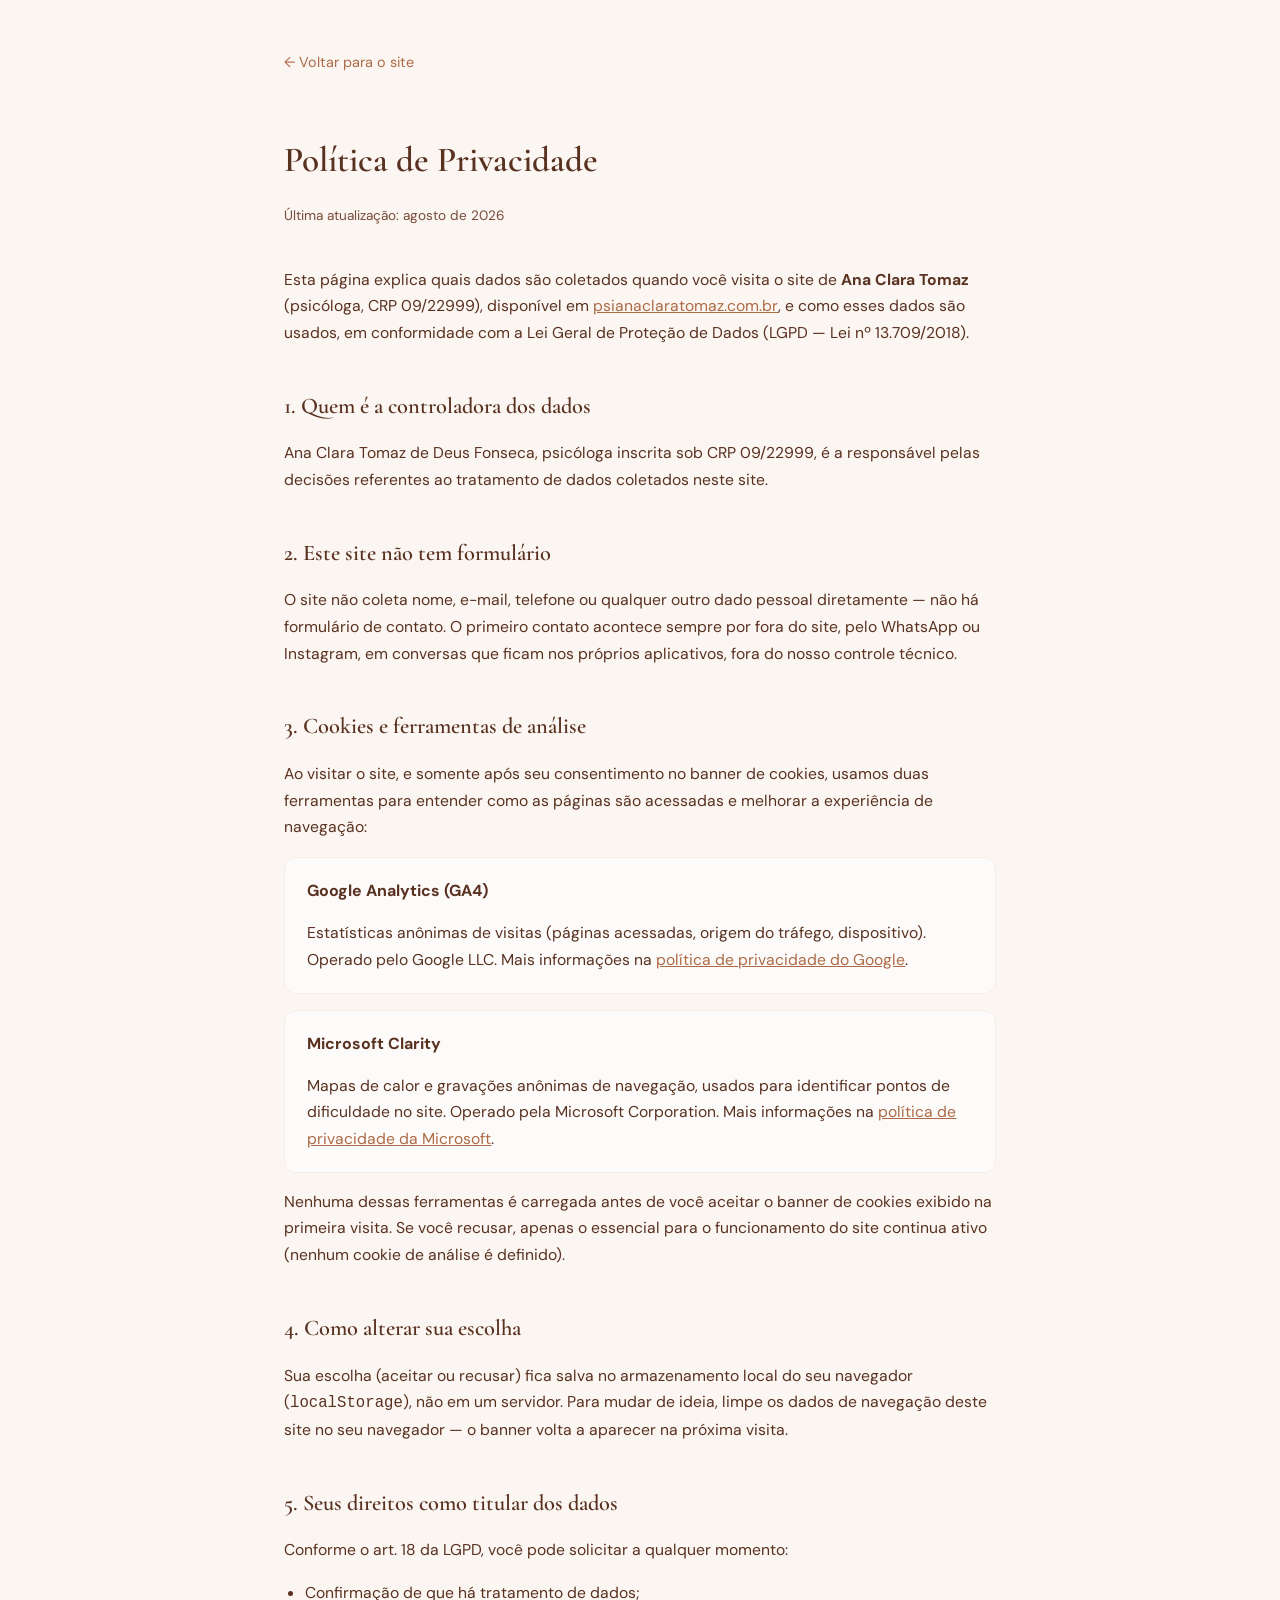
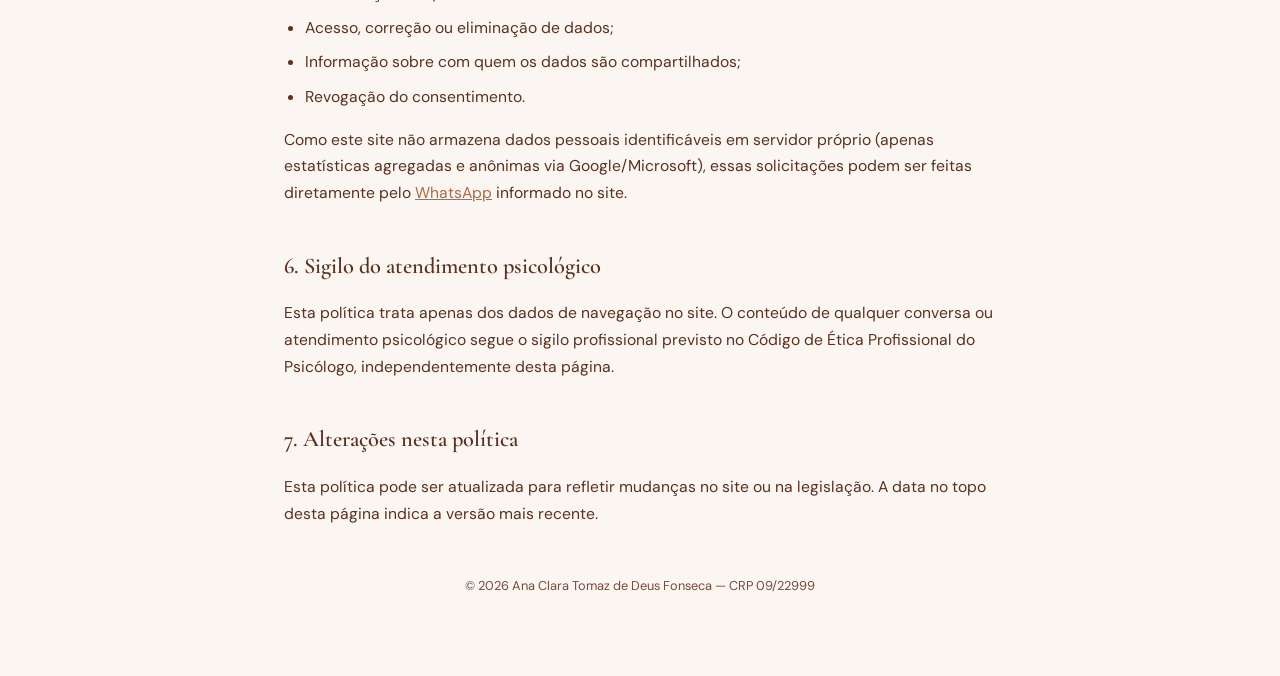
<file: politica-de-privacidade.html>
<!DOCTYPE html>
<html lang="pt-BR">
<head>
  <meta charset="UTF-8" />
  <meta name="viewport" content="width=device-width, initial-scale=1.0" />
  <meta name="description" content="Política de Privacidade de Ana Clara Tomaz — Psicóloga CRP 09/22999. Uso de cookies e tratamento de dados conforme a LGPD." />
  <title>Política de Privacidade | Ana Clara Tomaz</title>

  <link rel="canonical" href="https://psianaclaratomaz.com.br/politica-de-privacidade.html" />
  <meta name="robots" content="noindex, follow" />

  <link rel="icon" type="image/png" href="img/favicon.png" />
  <link rel="apple-touch-icon" href="img/favicon.png" />

  <link rel="preconnect" href="https://fonts.googleapis.com" />
  <link rel="preconnect" href="https://fonts.gstatic.com" crossorigin />
  <link href="https://fonts.googleapis.com/css2?family=Cormorant+Garamond:ital,wght@0,300;0,400;0,600;1,300;1,400&family=DM+Sans:wght@300;400;500&display=swap" rel="stylesheet" />

  <style>
    :root {
      --nude:       oklch(97.5% 0.009 68);
      --nude-dark:  oklch(95.5% 0.014 65);
      --creme:      oklch(96.5% 0.012 67);
      --branco:     oklch(99%   0.004 70);
      --terracota:  oklch(59%   0.100 48);
      --marrom:     oklch(36%   0.065 42);
      --marrom-mid: oklch(46%   0.068 41);
      --font-display: 'Cormorant Garamond', Georgia, serif;
      --font-body:    'DM Sans', sans-serif;
      --radius-sm:    0.75rem;
    }
    * { box-sizing: border-box; }
    body {
      margin: 0;
      background: var(--nude);
      color: var(--marrom);
      font-family: var(--font-body);
      line-height: 1.7;
    }
    .container {
      max-width: 760px;
      margin-inline: auto;
      padding: 3rem 1.5rem 5rem;
    }
    .voltar {
      display: inline-block;
      margin-bottom: 2rem;
      color: var(--terracota);
      text-decoration: none;
      font-size: 0.9rem;
    }
    .voltar:hover { text-decoration: underline; }
    h1 {
      font-family: var(--font-display);
      font-size: 2.2rem;
      font-weight: 600;
      margin-bottom: 0.3rem;
    }
    .atualizado {
      color: var(--marrom-mid);
      font-size: 0.85rem;
      margin-bottom: 2.5rem;
    }
    h2 {
      font-family: var(--font-display);
      font-size: 1.4rem;
      font-weight: 600;
      margin-top: 2.5rem;
      margin-bottom: 0.75rem;
    }
    p, li { font-size: 0.98rem; color: var(--marrom); }
    ul { padding-left: 1.3rem; }
    li { margin-bottom: 0.5rem; }
    a { color: var(--terracota); }
    .card {
      background: var(--branco);
      border: 1px solid var(--nude-dark);
      border-radius: var(--radius-sm);
      padding: 1.2rem 1.4rem;
      margin: 1rem 0;
    }
    footer {
      text-align: center;
      font-size: 0.8rem;
      color: var(--marrom-mid);
      margin-top: 3rem;
    }
  </style>
</head>
<body>
  <div class="container">
    <a href="index.html" class="voltar">← Voltar para o site</a>

    <h1>Política de Privacidade</h1>
    <p class="atualizado">Última atualização: agosto de 2026</p>

    <p>
      Esta página explica quais dados são coletados quando você visita o site de
      <strong>Ana Clara Tomaz</strong> (psicóloga, CRP 09/22999), disponível em
      <a href="https://psianaclaratomaz.com.br/">psianaclaratomaz.com.br</a>, e como esses dados são usados,
      em conformidade com a Lei Geral de Proteção de Dados (LGPD — Lei nº 13.709/2018).
    </p>

    <h2>1. Quem é a controladora dos dados</h2>
    <p>
      Ana Clara Tomaz de Deus Fonseca, psicóloga inscrita sob CRP 09/22999, é a responsável pelas
      decisões referentes ao tratamento de dados coletados neste site.
    </p>

    <h2>2. Este site não tem formulário</h2>
    <p>
      O site não coleta nome, e-mail, telefone ou qualquer outro dado pessoal diretamente — não há
      formulário de contato. O primeiro contato acontece sempre por fora do site, pelo WhatsApp ou
      Instagram, em conversas que ficam nos próprios aplicativos, fora do nosso controle técnico.
    </p>

    <h2>3. Cookies e ferramentas de análise</h2>
    <p>
      Ao visitar o site, e somente após seu consentimento no banner de cookies, usamos duas ferramentas
      para entender como as páginas são acessadas e melhorar a experiência de navegação:
    </p>
    <div class="card">
      <strong>Google Analytics (GA4)</strong>
      <p style="margin-bottom:0">
        Estatísticas anônimas de visitas (páginas acessadas, origem do tráfego, dispositivo).
        Operado pelo Google LLC. Mais informações na
        <a href="https://policies.google.com/privacy" target="_blank" rel="noopener noreferrer">política de privacidade do Google</a>.
      </p>
    </div>
    <div class="card">
      <strong>Microsoft Clarity</strong>
      <p style="margin-bottom:0">
        Mapas de calor e gravações anônimas de navegação, usados para identificar pontos de
        dificuldade no site. Operado pela Microsoft Corporation. Mais informações na
        <a href="https://privacy.microsoft.com/pt-br/privacystatement" target="_blank" rel="noopener noreferrer">política de privacidade da Microsoft</a>.
      </p>
    </div>
    <p>
      Nenhuma dessas ferramentas é carregada antes de você aceitar o banner de cookies exibido na
      primeira visita. Se você recusar, apenas o essencial para o funcionamento do site continua ativo
      (nenhum cookie de análise é definido).
    </p>

    <h2>4. Como alterar sua escolha</h2>
    <p>
      Sua escolha (aceitar ou recusar) fica salva no armazenamento local do seu navegador
      (<code>localStorage</code>), não em um servidor. Para mudar de ideia, limpe os dados de navegação
      deste site no seu navegador — o banner volta a aparecer na próxima visita.
    </p>

    <h2>5. Seus direitos como titular dos dados</h2>
    <p>Conforme o art. 18 da LGPD, você pode solicitar a qualquer momento:</p>
    <ul>
      <li>Confirmação de que há tratamento de dados;</li>
      <li>Acesso, correção ou eliminação de dados;</li>
      <li>Informação sobre com quem os dados são compartilhados;</li>
      <li>Revogação do consentimento.</li>
    </ul>
    <p>
      Como este site não armazena dados pessoais identificáveis em servidor próprio (apenas estatísticas
      agregadas e anônimas via Google/Microsoft), essas solicitações podem ser feitas diretamente pelo
      <a href="https://api.whatsapp.com/send?phone=5562981112485" target="_blank" rel="noopener noreferrer">WhatsApp</a>
      informado no site.
    </p>

    <h2>6. Sigilo do atendimento psicológico</h2>
    <p>
      Esta política trata apenas dos dados de navegação no site. O conteúdo de qualquer conversa ou
      atendimento psicológico segue o sigilo profissional previsto no Código de Ética Profissional do
      Psicólogo, independentemente desta página.
    </p>

    <h2>7. Alterações nesta política</h2>
    <p>
      Esta política pode ser atualizada para refletir mudanças no site ou na legislação. A data no topo
      desta página indica a versão mais recente.
    </p>

    <footer>
      © 2026 Ana Clara Tomaz de Deus Fonseca — CRP 09/22999
    </footer>
  </div>
</body>
</html>
</file>
<file: css/style.css>
/* =============================================================================
   style.css — Ana Clara Tomaz | Psicóloga
   Versão: 2.0 (separado do HTML)

   Índice de seções:
     01. Design Tokens (variáveis globais)
     02. Reset & Base
     03. Tipografia Global
     04. Layout Helpers
     05. Botões
     06. Navbar
     07. Menu Mobile
     08. Hero
     09. Sobre
     10. Benefícios
     11. Abordagem / Quote
     12. CTA Principal
     13. Fotos / Carrossel
     14. FAQ
     15. Contato
     16. Footer
     17. WhatsApp Flutuante
     18. Barra de Progresso
     19. Responsividade — Tablet (≥ 640px)
     20. Responsividade — Desktop (≥ 900px)
     21. Foco Visível
     22. Preferência de Movimento Reduzido
============================================================================= */


/* =============================================================================
   01. DESIGN TOKENS
   Variáveis CSS globais. Altere aqui para mudar cores e fontes no site inteiro.
============================================================================= */
:root {
  /* Fundos — warm-tinted neutrals, nunca branco puro */
  --nude:       oklch(97.5% 0.009 68);   /* fundo principal — creme clarissimo */
  --nude-dark:  oklch(95.5% 0.014 65);   /* fundo alternativo — creme vísivel */
  --creme:      oklch(96.5% 0.012 67);   /* superfícies leves */
  --branco:     oklch(99%   0.004 70);   /* elementos UI — quase-branco quente */

  /* Paleta de marca */
  --terracota:  oklch(59%   0.100 48);   /* acento quente — CTAs e destaques */
  --salvia:     oklch(68%   0.055 145);  /* acento verde */
  --marrom:     oklch(36%   0.065 42);   /* texto principal */
  --marrom-mid: oklch(46%   0.068 41);   /* texto secundário */

  /* Tipografia */
  --font-display: 'Cormorant Garamond', Georgia, serif;
  --font-body:    'DM Sans', sans-serif;

  /* Espaçamento e forma */
  --radius-lg:    2rem;
  --radius-sm:    0.75rem;
  --max-w:        1100px;

  /* Curva de animação padrão — ease-out-expo */
  --ease-smooth:  cubic-bezier(0.16, 1, 0.3, 1);
}


/* =============================================================================
   02. RESET & BASE
============================================================================= */

/* Skip link — acessibilidade para teclado */
.skip-link {
  position: absolute;
  top: -100%;
  left: 1rem;
  background: var(--marrom);
  color: var(--nude);
  padding: 0.6rem 1.2rem;
  border-radius: 0 0 var(--radius-sm) var(--radius-sm);
  font-size: 0.85rem;
  font-weight: 500;
  z-index: 9999;
  transition: top 0.2s;
}
.skip-link:focus {
  top: 0;
}
*, *::before, *::after {
  box-sizing: border-box;
  margin: 0;
  padding: 0;
}

html {
  scroll-behavior: smooth;
}

body {
  background: var(--nude);
  color: var(--marrom);
  font-family: var(--font-body);
  font-weight: 300;
  font-size: 16px;
  line-height: 1.7;
  overflow-x: hidden;
}

img {
  max-width: 100%;
  display: block;
}

a {
  color: inherit;
  text-decoration: none;
}


/* =============================================================================
   03. TIPOGRAFIA GLOBAL
============================================================================= */
h1, h2, h3, h4 {
  font-family: var(--font-display);
  font-weight: 400;
  line-height: 1.15;
  color: var(--marrom);
}

/* Tamanhos fluidos — se adaptam ao viewport sem media queries */
h1 { font-size: clamp(2.8rem, 8vw, 5.5rem); }
h2 { font-size: clamp(2rem,   5vw, 3.2rem); }
h3 { font-size: clamp(1.3rem, 3vw, 1.8rem); }
h4 { font-size: clamp(0.95rem, 2vw, 1.1rem); }
p  { font-size: clamp(0.95rem, 2.5vw, 1.05rem); }

/* Margem inferior padrão das tags de seção */
#abordagem-label { margin-bottom: 2rem; }

/* Label de seção (ex: "Quem sou eu", "Para quem é") */
.tag {
  font-family: var(--font-body);
  font-size: 0.72rem;
  font-weight: 500;
  letter-spacing: 0.18em;
  text-transform: uppercase;
  color: var(--terracota);
}


/* =============================================================================
   04. LAYOUT HELPERS
============================================================================= */
.container {
  width: 100%;
  max-width: var(--max-w);
  margin-inline: auto;
  padding-inline: 1.5rem;
}

section {
  padding-block: 5rem;
}


/* Ícones inline nos botões e cards */
.icon-sm {
  width: 20px;
  height: 20px;
  object-fit: contain;
  display: inline-block;
  vertical-align: middle;
}
.icon-md {
  width: 40px;
  height: 40px;
  object-fit: contain;
  display: block;
}


/* =============================================================================
   05. BOTÕES
============================================================================= */
.btn {
  display: inline-flex;
  align-items: center;
  gap: 0.6rem;
  font-family: var(--font-body);
  font-size: 0.9rem;
  font-weight: 500;
  letter-spacing: 0.06em;
  padding: 0.85rem 2rem;
  border-radius: 100px;
  border: none;
  cursor: pointer;
  transition:
    background  0.18s var(--ease-smooth),
    color       0.18s var(--ease-smooth),
    transform   0.18s var(--ease-smooth),
    box-shadow  0.18s var(--ease-smooth);
}

.btn:focus-visible {
  outline: 2px solid currentColor;
  outline-offset: 3px;
}

.btn:active {
  transform: scale(0.97);
  transition-duration: 0.1s;
}

/* Botão primário — terracota sólido */
.btn-primary {
  background: var(--terracota);
  color: var(--branco);
}
.btn-primary:hover {
  transform: translateY(-2px) scale(1.02);
  box-shadow: 0 12px 32px rgba(196, 137, 106, 0.4);
}

/* Botão contorno — borda marrom */
.btn-outline {
  background: transparent;
  color: var(--marrom);
  border: 1.5px solid var(--marrom);
}
.btn-outline:hover {
  background: var(--marrom);
  color: var(--branco);
  transform: translateY(-2px) scale(1.02);
}

/* Botões dentro da seção CTA */
.btn-cta-white {
  background: var(--branco);
  color: var(--terracota);
  font-weight: 500;
}
.btn-cta-white:hover {
  transform: translateY(-2px) scale(1.02);
  box-shadow: 0 12px 32px rgba(0, 0, 0, 0.15);
}

.btn-cta-ghost {
  background: transparent;
  color: var(--branco);
  border: 1.5px solid rgba(255, 255, 255, 0.6);
}
.btn-cta-ghost:hover {
  background: rgba(255, 255, 255, 0.15);
  transform: translateY(-2px) scale(1.02);
}


/* =============================================================================
   06. NAVBAR
============================================================================= */
#navbar {
  position: fixed;
  top: 0;
  left: 0;
  right: 0;
  z-index: 100;
  padding: 1.2rem 0;
  transition: background 0.2s var(--ease-smooth), box-shadow 0.2s var(--ease-smooth);
}

/* Aparece ao rolar (classe adicionada por JS) */
#navbar.scrolled {
  background: oklch(95.5% 0.014 65 / 0.88);
  backdrop-filter: blur(12px);
  box-shadow: 0 2px 24px oklch(36% 0.065 42 / 0.08);
}

#navCta { display: none; }

.nav-inner {
  display: flex;
  align-items: center;
  justify-content: space-between;
}

.nav-logo {
  font-family: var(--font-display);
  font-size: 1.3rem;
  font-weight: 400;
  color: var(--marrom);
  letter-spacing: 0.02em;
}
.nav-logo span {
  color: var(--terracota);
}

/* Links — escondidos no mobile, visíveis no desktop */
.nav-links {
  display: none;
  gap: 2rem;
  list-style: none;
}
.nav-links a {
  font-size: 0.85rem;
  font-weight: 400;
  letter-spacing: 0.05em;
  color: var(--marrom-mid);
  transition: color 0.2s;
}
.nav-links a:hover {
  color: var(--terracota);
}

/* Hamburguer (mobile) */
.hamburger {
  display: flex;
  flex-direction: column;
  gap: 5px;
  cursor: pointer;
  background: none;
  border: none;
  padding: 4px;
}
.hamburger span {
  display: block;
  width: 24px;
  height: 2px;
  background: var(--marrom);
  border-radius: 2px;
  transition: transform 0.3s, opacity 0.3s;
}

/* Animação do X ao abrir */
.hamburger.open span:nth-child(1) { transform: translateY(7px) rotate(45deg); }
.hamburger.open span:nth-child(2) { opacity: 0; }
.hamburger.open span:nth-child(3) { transform: translateY(-7px) rotate(-45deg); }


/* =============================================================================
   07. MENU MOBILE (overlay)
============================================================================= */
.mobile-menu {
  position: fixed;
  inset: 0;
  background: var(--nude);
  z-index: 99;
  display: flex;
  flex-direction: column;
  align-items: center;
  justify-content: center;
  gap: 2.5rem;
  /* Estado inicial — invisível mas no DOM para poder animar */
  opacity: 0;
  visibility: hidden;
  transform: translateY(-10px);
  transition:
    opacity    0.25s var(--ease-smooth),
    transform  0.25s var(--ease-smooth),
    visibility 0s    0.25s;
}
.mobile-menu.open {
  opacity: 1;
  visibility: visible;
  transform: translateY(0);
  transition:
    opacity    0.25s var(--ease-smooth),
    transform  0.25s var(--ease-smooth),
    visibility 0s    0s;
}
.mobile-menu a {
  font-family: var(--font-display);
  font-size: 2.2rem;
  color: var(--marrom);
  transition: color 0.2s;
}
.mobile-menu a:hover {
  color: var(--terracota);
}


/* =============================================================================
   08. HERO
============================================================================= */
#hero {
  min-height: 100svh;
  position: relative;
  overflow: hidden;
  display: flex;
  align-items: flex-end;
}

/* Foto full-bleed — mobile: cobre tudo; desktop: só metade direita */
.hero-bg-photo {
  position: absolute;
  inset: 0;
  pointer-events: none;
  overflow: hidden;
}

/* Mobile: foto mais alta que o container + top negativo = corta o topo */
.hero-bg-photo .hero-photo {
  width: 100%;
  height: 85%;          /* 20% a mais de altura */
  position: relative;
  top: -15%;             /* sobe 20% → topo fica fora da área visível */
  object-fit: cover;
  object-position: center top;
  border-radius: 0;
  aspect-ratio: unset;
}

/* Degradê vertical (mobile): transparente no topo → creme sólido em ~62% */
.hero-photo-fade {
  position: absolute;
  inset: 0;
  background: linear-gradient(to bottom, transparent 25%, var(--nude) 67%);
}

.hero-inner {
  display: flex;
  flex-direction: column;
  align-items: center;
  gap: 2rem;
  width: 100%;
  padding-top: 52svh;
  padding-bottom: 4rem;
  position: relative;
  z-index: 1;
}


/* Coluna de texto */
.hero-text {
  position: relative;
  z-index: 1;
  text-align: center;
}

/* Nome principal da psicóloga */
.hero-name {
  font-family: var(--font-display);
  font-size: clamp(2rem, 6vw, 3.2rem);
  font-weight: 400;
  color: var(--marrom);
  line-height: 1.15;
  margin-bottom: 0.5rem;
}

.hero-text .tag {
  margin-bottom: 1.2rem;
}
.hero-sub {
  max-width: 520px;
  color: var(--marrom-mid);
  margin-bottom: 1rem;
  margin-inline: auto;
}
.hero-sub em {
  font-style: italic;
  color: var(--terracota);
  font-weight: 400;
}

/* Frase de destaque — citação estilizada */
.hero-destaque {
  font-family: var(--font-display);
  font-size: clamp(1.1rem, 3vw, 1.5rem);
  font-style: italic;
  color: var(--marrom);
  margin-inline: auto;
  max-width: 420px;
  padding-top: 1rem;
  border-top: 1px solid rgba(196, 137, 106, 0.3);
  margin-bottom: 0;
}
.hero-destaque em {
  color: var(--terracota);
}
.hero-cta-group {
  display: flex;
  flex-wrap: wrap;
  gap: 1rem;
  align-items: center;
  justify-content: center;
}



/* =============================================================================
   09. SOBRE
============================================================================= */
#sobre {
  background: var(--creme);
  position: relative;
  overflow: hidden;
}


/* Layout centralizado */
.sobre-content-centered {
  max-width: 700px;
  margin-inline: auto;
  text-align: center;
}
.sobre-content-centered .tag  { margin-bottom: 1rem; }
.sobre-content-centered h2    { margin-bottom: 1.5rem; }
.sobre-content-centered h2 em { font-style: italic; color: var(--terracota); }
.sobre-content-centered p     { color: var(--marrom-mid); margin-bottom: 1rem; }

/* Cards de formação acadêmica */
.formacao-cards {
  display: flex;
  flex-direction: column;
  gap: 0.8rem;
  margin-top: 2rem;
  text-align: left;
}
.formacao-item {
  display: flex;
  align-items: flex-start;
  gap: 1rem;
  background: var(--branco);
  border-radius: var(--radius-sm);
  padding: 1rem 1.2rem;
  box-shadow: 0 2px 12px rgba(92, 61, 46, 0.07);
}
.formacao-icon {
  font-size: 1.4rem;
  flex-shrink: 0;
  margin-top: 0.1rem;
}
.formacao-icon:empty { display: none; }
.formacao-item strong {
  display: block;
  font-size: 0.9rem;
  color: var(--marrom);
  margin-bottom: 0.2rem;
}
.formacao-item span {
  font-size: 0.8rem;
  color: var(--marrom-mid);
}


/* =============================================================================
   10. BENEFÍCIOS
============================================================================= */
#beneficios {
  background: var(--marrom);
  color: var(--nude);
  position: relative;
  overflow: hidden;
}

/* Mancha de luz decorativa */
#beneficios::before {
  content: '';
  position: absolute;
  top: -30%;
  right: -20%;
  width: 60vw;
  height: 60vw;
  border-radius: 50%;
  background: radial-gradient(ellipse, rgba(196, 137, 106, 0.15) 0%, transparent 65%);
  pointer-events: none;
}

.beneficios-header {
  text-align: center;
  margin-bottom: 3.5rem;
}
.beneficios-header .tag  { color: var(--terracota); margin-bottom: 1rem; }
.beneficios-header h2    { color: var(--nude); margin-bottom: 1rem; }
.beneficios-header h2 em { color: var(--terracota); font-style: italic; }
.beneficios-header p     { color: rgba(242, 234, 224, 0.7); max-width: 500px; margin-inline: auto; }

.beneficios-grid {
  display: grid;
  grid-template-columns: 1fr;
  gap: 1.5rem;
}


.beneficio-item {
  display: flex;
  gap: 1.2rem;
  align-items: flex-start;
  padding: 1.5rem;
  border-radius: var(--radius-sm);
  background: rgba(255, 255, 255, 0.05);
  border: 1px solid rgba(255, 255, 255, 0.08);
  transition: background 0.3s var(--ease-smooth), transform 0.3s var(--ease-smooth);
}
@media (hover: hover) and (pointer: fine) {
  .beneficio-item:hover {
    background: rgba(196, 137, 106, 0.12);
    transform: translateX(4px);
  }
}

.beneficio-num {
  font-family: var(--font-display);
  font-size: 2rem;
  font-weight: 300;
  color: var(--terracota);
  line-height: 1;
  flex-shrink: 0;
  width: 2.5rem;
}
.beneficio-item h3 {
  color: var(--nude);
  font-family: var(--font-display);
  font-size: 1.2rem;
  margin-bottom: 0.3rem;
}
.beneficio-item p {
  color: rgba(242, 234, 224, 0.65);
  font-size: 0.88rem;
}


/* =============================================================================
   12. ABORDAGEM / QUOTE
============================================================================= */
#abordagem {
  background: var(--nude-dark);
  text-align: center;
}

.quote-block {
  max-width: 700px;
  margin-inline: auto;
  position: relative;
}

/* Aspas decorativas */
.quote-block::before {
  content: '"';
  font-family: var(--font-display);
  font-size: 8rem;
  color: var(--terracota);
  opacity: 0.2;
  position: absolute;
  top: -2rem;
  left: -1rem;
  line-height: 1;
}

.quote-text {
  font-family: var(--font-display);
  font-size: clamp(1.4rem, 4vw, 2rem);
  font-style: italic;
  color: var(--marrom);
  line-height: 1.5;
  margin-bottom: 1.5rem;
}
.quote-author {
  font-size: 0.85rem;
  color: var(--marrom-mid);
  letter-spacing: 0.08em;
}

/* Pills de temas/abordagens */
.abordagem-pills {
  display: flex;
  flex-wrap: wrap;
  gap: 0.7rem;
  justify-content: center;
  margin-top: 3rem;
}
.pill {
  background: var(--branco);
  border-radius: 100px;
  padding: 0.5rem 1.2rem;
  font-size: 0.8rem;
  color: var(--marrom-mid);
  border: 1px solid rgba(92, 61, 46, 0.1);
  cursor: pointer;
  transition: background 0.2s, color 0.2s;
}
.pill:hover,
.pill:focus-visible {
  background: var(--terracota);
  color: var(--branco);
}
.pill[data-selected="true"] {
  background: var(--terracota);
  color: var(--branco);
}


/* =============================================================================
   13. CTA PRINCIPAL
============================================================================= */
#cta {
  background: linear-gradient(145deg, var(--terracota) 0%, #b87459 100%);
  text-align: center;
  padding-block: 6rem;
  position: relative;
  overflow: hidden;
}

/* Círculos concêntricos decorativos */
#cta::before {
  content: '';
  position: absolute;
  inset: 0;
  background: url("data:image/svg+xml,%3Csvg xmlns='http://www.w3.org/2000/svg' width='400' height='400' viewBox='0 0 400 400'%3E%3Ccircle cx='200' cy='200' r='180' fill='none' stroke='white' stroke-width='1' opacity='0.08'/%3E%3Ccircle cx='200' cy='200' r='120' fill='none' stroke='white' stroke-width='1' opacity='0.08'/%3E%3Ccircle cx='200' cy='200' r='60' fill='none' stroke='white' stroke-width='1' opacity='0.08'/%3E%3C/svg%3E") center / min(600px, 90vw) no-repeat;
}

.cta-content {
  position: relative;
  z-index: 1;
}
.cta-content .tag { color: rgba(255, 255, 255, 0.7); margin-bottom: 1rem; }
.cta-content h2   { color: var(--branco); margin-bottom: 1rem; }
.cta-content p    { color: rgba(255, 255, 255, 0.85); max-width: 480px; margin-inline: auto; margin-bottom: 2.5rem; }

.cta-buttons {
  display: flex;
  flex-wrap: wrap;
  gap: 1rem;
  justify-content: center;
}


/* =============================================================================
   14. FOTOS — EVENTOS E PALESTRAS (Carrossel)
============================================================================= */
#fotos {
  background: var(--nude-dark);
  overflow: hidden;
}

.fotos-header {
  text-align: center;
  margin-bottom: 3rem;
}
.fotos-header .tag  { margin-bottom: 1rem; }
.fotos-header h2    { margin-bottom: 1rem; }
.fotos-header h2 em { font-style: italic; color: var(--terracota); }
.fotos-header p     { color: var(--marrom-mid); max-width: 480px; margin-inline: auto; }

/* Wrapper externo — esconde o overflow do track */
.carousel {
  position: relative;
}

.carousel-track-wrap {
  overflow: hidden;
  border-radius: var(--radius-lg);
}

/* Track — flexbox horizontal; JS move via transform */
.carousel-track {
  display: flex;
  transition: transform 0.35s var(--ease-smooth);
  will-change: transform;
}

/* Cada slide ocupa 100% da largura visível */
.carousel-slide {
  min-width: 100%;
  margin: 0;
  display: flex;
  flex-direction: column;
}

.carousel-img-wrap {
  width: 100%;
  aspect-ratio: 16 / 9;
  background: var(--nude-dark);
  overflow: hidden;
  border-radius: var(--radius-lg) var(--radius-lg) 0 0;
}

.carousel-img-wrap img {
  width: 100%;
  height: 100%;
  object-fit: cover;
  display: block;
  transition: transform 0.35s var(--ease-smooth);
}
@media (hover: hover) and (pointer: fine) {
  .carousel-slide:hover .carousel-img-wrap img {
    transform: scale(1.03);
  }
}

/* Placeholder visual quando a imagem não carrega */
.carousel-img-wrap img[src$=".jpeg"]:not([naturalWidth]),
.carousel-img-wrap img:-moz-broken {
  background: var(--nude-dark);
}

/* Legenda */
.carousel-slide figcaption {
  background: var(--branco);
  padding: 1rem 1.5rem;
  font-size: 0.88rem;
  color: var(--marrom-mid);
  text-align: center;
  border-radius: 0 0 var(--radius-lg) var(--radius-lg);
  border-top: 1px solid oklch(90% 0.018 65);
}

/* Botões prev / next */
.carousel-btn {
  position: absolute;
  top: calc(50% - 1.5rem); /* centraliza verticalmente na imagem */
  transform: translateY(-50%);
  background: var(--branco);
  border: none;
  border-radius: 50%;
  width: 44px;
  height: 44px;
  display: flex;
  align-items: center;
  justify-content: center;
  cursor: pointer;
  color: var(--marrom);
  box-shadow: 0 4px 16px rgba(92, 61, 46, 0.15);
  transition:
    background   0.2s,
    transform    0.2s,
    box-shadow   0.2s;
  z-index: 2;
}
.carousel-btn:hover {
  background: var(--terracota);
  color: var(--branco);
  box-shadow: 0 6px 24px rgba(196, 137, 106, 0.35);
  transform: translateY(-50%) scale(1.08);
}

.carousel-prev { left:  0.75rem; }
.carousel-next { right: 0.75rem; }

/* Dots */
.carousel-dots {
  display: flex;
  justify-content: center;
  gap: 0.5rem;
  margin-top: 1.4rem;
}

.carousel-dot {
  width: 8px;
  height: 8px;
  border-radius: 50%;
  background: rgba(92, 61, 46, 0.2);
  border: none;
  cursor: pointer;
  padding: 0;
  transition: background 0.3s, transform 0.3s;
}
.carousel-dot.active {
  background: var(--terracota);
  transform: scale(1.35);
}

@media (min-width: 640px) {
  .carousel-prev { left:  1.5rem; }
  .carousel-next { right: 1.5rem; }
}


/* =============================================================================
   15. CERTIFICADOS E ESPECIALIZAÇÕES
============================================================================= */
#certificados {
  background: var(--creme);
}

.cert-header {
  text-align: center;
  margin-bottom: 3rem;
}
.cert-header .tag  { margin-bottom: 1rem; }
.cert-header h2    { margin-bottom: 1rem; }
.cert-header h2 em { font-style: italic; color: var(--terracota); }
.cert-header p     { color: var(--marrom-mid); max-width: 480px; margin-inline: auto; }

/* =============================================================================
   14. PERGUNTAS FREQUENTES (FAQ)
============================================================================= */
#faq {
  background: var(--nude);
}

.faq-header {
  text-align: center;
  margin-bottom: 3rem;
}
.faq-header .tag { margin-bottom: 1rem; }
.faq-header h2   { margin-bottom: 1rem; }
.faq-header h2 em { font-style: italic; color: var(--terracota); }
.faq-header p    { color: var(--marrom-mid); max-width: 480px; margin-inline: auto; }

.faq-list {
  max-width: 720px;
  margin-inline: auto;
  display: flex;
  flex-direction: column;
  gap: 0.8rem;
}

.faq-item {
  background: var(--branco);
  border-radius: var(--radius-sm);
  box-shadow: 0 2px 12px rgba(92, 61, 46, 0.07);
  overflow: hidden;
  transition: box-shadow 0.3s;
}
.faq-item[open] {
  box-shadow: 0 6px 24px rgba(92, 61, 46, 0.12);
}

.faq-question {
  list-style: none;
  display: flex;
  align-items: center;
  justify-content: space-between;
  padding: 1.2rem 1.5rem;
  cursor: pointer;
  font-family: var(--font-display);
  font-size: 1.1rem;
  color: var(--marrom);
  gap: 1rem;
}
.faq-question::-webkit-details-marker { display: none; }

/* Ícone + / × */
.faq-question::after {
  content: '+';
  font-family: var(--font-body);
  font-size: 1.4rem;
  font-weight: 300;
  color: var(--terracota);
  flex-shrink: 0;
  transition: transform 0.3s var(--ease-smooth);
}
.faq-item[open] .faq-question::after {
  transform: rotate(45deg);
}

.faq-answer-wrap {
  display: grid;
  grid-template-rows: 0fr;
  transition: grid-template-rows 0.3s var(--ease-smooth);
}
.faq-answer-wrap.open {
  grid-template-rows: 1fr;
}

.faq-answer {
  overflow: hidden;
  padding: 0 1.5rem;
  font-size: 0.92rem;
  color: var(--marrom-mid);
  border-top: 1px solid rgba(92, 61, 46, 0.07);
}
.faq-answer-wrap.open .faq-answer {
  padding: 1rem 1.5rem 1.2rem;
  transition: padding 0.3s var(--ease-smooth);
}


/* =============================================================================
   15. CONTATO
============================================================================= */
#contato {
  background: var(--creme);
}

.contato-header {
  text-align: center;
  margin-bottom: 3rem;
}
.contato-header .tag { margin-bottom: 1rem; }
.contato-header h2   { margin-bottom: 1rem; }
.contato-header p    { color: var(--marrom-mid); max-width: 480px; margin-inline: auto; }

.contato-grid {
  display: grid;
  grid-template-columns: 1fr;
  gap: 1.5rem;
}

.contato-card {
  background: var(--branco);
  border-radius: var(--radius-lg);
  padding: 2rem;
  text-align: center;
  box-shadow: 0 4px 20px rgba(92, 61, 46, 0.07);
  transition:
    transform   0.3s var(--ease-smooth),
    box-shadow  0.3s var(--ease-smooth);
  display: flex;
  flex-direction: column;
  align-items: center;
}

.contato-card .btn {
  margin-top: auto;
}
@media (hover: hover) and (pointer: fine) {
  .contato-card:hover {
    transform: translateY(-5px);
    box-shadow: 0 12px 36px rgba(92, 61, 46, 0.12);
  }
}
/* Grid de contato com 2 cards */
.contato-grid--2 {
  max-width: 640px;
  margin-inline: auto;
}

.contato-icon {
  width: 56px;
  height: 56px;
  background: var(--nude);
  border-radius: 50%;
  display: flex;
  align-items: center;
  justify-content: center;
  margin-inline: auto;
  margin-bottom: 1rem;
  font-size: 1.5rem;
}
.contato-card h3 {
  font-family: var(--font-display);
  font-size: 1.2rem;
  margin-bottom: 0.4rem;
}
.contato-card p {
  font-size: 0.85rem;
  color: var(--marrom-mid);
  margin-bottom: 1.2rem;
}


/* Bloco de mapa na seção de contato */
.contato-mapa {
  margin-top: 2.5rem;
  border-radius: var(--radius-lg);
  overflow: hidden;
  box-shadow: 0 4px 20px rgba(92, 61, 46, 0.08);
  border: 1px solid oklch(90% 0.018 65);
}

.contato-mapa-header {
  display: flex;
  align-items: center;
  gap: 0.6rem;
  background: var(--creme);
  padding: 0.9rem 1.4rem;
  font-size: 0.85rem;
  font-weight: 500;
  color: var(--marrom);
  border-bottom: 1px solid oklch(90% 0.018 65);
}

.contato-mapa iframe {
  display: block;
}

.contato-mapa-footer {
  background: var(--creme);
  padding: 0.8rem 1.4rem;
  border-top: 1px solid oklch(90% 0.018 65);
  text-align: right;
}

.contato-mapa-footer a {
  font-size: 0.82rem;
  font-weight: 500;
  color: var(--terracota);
  transition: opacity 0.2s;
}

.contato-mapa-footer a:hover {
  opacity: 0.75;
}


/* =============================================================================
   16. FOOTER
============================================================================= */
footer {
  background: var(--marrom);
  color: rgba(242, 234, 224, 0.6);
  padding: 2.5rem 0;
  text-align: center;
}

.footer-inner {
  display: flex;
  flex-direction: column;
  align-items: center;
  gap: 1rem;
}

.footer-logo {
  font-family: var(--font-display);
  font-size: 1.4rem;
  color: var(--nude);
}
.footer-logo span { color: var(--terracota); }

footer p { font-size: 0.78rem; }

.footer-crp {
  font-size: 0.72rem;
  color: rgba(242, 234, 224, 0.4);
  margin-top: 0.3rem;
}
.footer-links {
  font-size: 0.75rem;
  margin-top: 0.4rem;
}
.footer-links a {
  color: rgba(242, 234, 224, 0.55);
  text-decoration: underline;
  transition: color 0.2s;
}
.footer-links a:hover { color: var(--nude); }
.dev-credit {
    margin-top: 0.4rem;
    font-size: 0.72rem;
    color: rgba(253, 250, 245, 0.2);
}

.dev-credit a {
    color: rgba(253, 250, 245, 0.2);
    text-decoration: none;
    transition: color 0.2s;
}

.dev-credit a:hover {
    color: var(--nude);
}


/* =============================================================================
   16b. COOKIE BANNER (LGPD)
============================================================================= */
.cookie-banner {
  position: fixed;
  left: 1rem;
  right: 1rem;
  bottom: -120%;
  z-index: 300;
  max-width: 640px;
  margin-inline: auto;
  background: var(--branco);
  color: var(--marrom);
  border: 1px solid var(--nude-dark);
  border-radius: var(--radius-sm);
  padding: 1.2rem 1.4rem;
  box-shadow: 0 8px 32px rgba(0, 0, 0, 0.18);
  display: flex;
  flex-direction: column;
  gap: 0.9rem;
  transition: bottom 0.4s var(--ease-smooth);
}
.cookie-banner.show { bottom: 1.5rem; }

.cookie-banner p {
  font-size: 0.85rem;
  line-height: 1.55;
  margin: 0;
}
.cookie-banner a {
  color: var(--terracota);
  text-decoration: underline;
}

.cookie-banner-actions {
  display: flex;
  justify-content: flex-end;
  gap: 0.6rem;
}
.btn-cookie {
  font-family: var(--font-body);
  font-size: 0.82rem;
  font-weight: 500;
  padding: 0.5rem 1.1rem;
  border-radius: var(--radius-sm);
  cursor: pointer;
  transition: background 0.2s, color 0.2s;
}
.btn-cookie-recusar {
  background: transparent;
  border: 1px solid var(--nude-dark);
  color: var(--marrom-mid);
}
.btn-cookie-recusar:hover { border-color: var(--marrom-mid); color: var(--marrom); }
.btn-cookie-aceitar {
  background: var(--terracota);
  border: 1px solid var(--terracota);
  color: white;
}
.btn-cookie-aceitar:hover { background: var(--marrom); border-color: var(--marrom); }

@media (max-width: 480px) {
  .cookie-banner-actions { justify-content: stretch; }
  .btn-cookie { flex: 1; }
}


/* =============================================================================
   16. WHATSAPP FLUTUANTE
============================================================================= */
.whatsapp-float {
  position: fixed;
  bottom: 1.5rem;
  right: 1.5rem;
  z-index: 200;
  background: #25D366;
  color: white;
  width: 56px;
  height: 56px;
  border-radius: 50%;
  display: flex;
  align-items: center;
  justify-content: center;
  font-size: 1.6rem;
  box-shadow: 0 4px 20px rgba(37, 211, 102, 0.4);
  transition:
    transform   0.3s var(--ease-smooth),
    box-shadow  0.3s var(--ease-smooth);
  animation: pulse-green 2.5s ease-in-out infinite;
}
@media (hover: hover) and (pointer: fine) {
  .whatsapp-float:hover {
    transform: scale(1.1);
    box-shadow: 0 8px 28px rgba(37, 211, 102, 0.55);
    animation: none;
  }
}

@keyframes pulse-green {
  0%, 100% { transform: scale(1);    opacity: 1; }
  50%       { transform: scale(1.08); opacity: 0.88; }
}


/* =============================================================================
   17. BARRA DE PROGRESSO DE SCROLL
============================================================================= */
.progress-bar {
  position: fixed;
  top: 0;
  left: 0;
  height: 3px;
  width: 100%;
  background: linear-gradient(90deg, var(--terracota), var(--salvia));
  z-index: 200;
  transform: scaleX(0);
  transform-origin: left;
  transition: transform 0.1s linear;
}


/* =============================================================================
   18. RESPONSIVIDADE — TABLET (≥ 640px)
============================================================================= */
@media (min-width: 640px) {
  .beneficios-grid { grid-template-columns: repeat(2, 1fr); }
  .contato-grid   { grid-template-columns: repeat(2, 1fr); }

  .beneficio-item:last-child:nth-child(odd) {
    grid-column: 1 / -1;
    max-width: calc(50% - 0.75rem);
    margin-inline: auto;
  }
}


/* =============================================================================
   19. RESPONSIVIDADE — DESKTOP (≥ 900px)
============================================================================= */
@media (min-width: 900px) {
  /* Navbar: mostra links, esconde hamburguer */
  .nav-links  { display: flex; }
  .hamburger  { display: none; }

  /* Hero: foto na metade direita, texto na metade esquerda */
  #hero {
    align-items: center;
  }

  .hero-bg-photo {
    position: absolute;
    left: 48%;
    right: 0;
    top: 0;
    bottom: 0;
  }

  /* Remove o transform mobile — desktop usa object-position normalmente */
  /* Desktop: reset dos ajustes mobile */
  .hero-bg-photo .hero-photo {
    height: 100%;
    position: static;
    top: 0;
    object-position: center 50%;
  }

  /* Degradê horizontal (desktop): creme sólido na esquerda → transparente */
  .hero-photo-fade {
    background: linear-gradient(to right, var(--nude) 0%, transparent 40%);
  }

  .hero-inner {
    display: grid;
    grid-template-columns: 1fr 1fr;
    grid-template-areas:
      "text ."
      "cta  .";
    gap: 2rem 0;
    align-items: start;
    padding-top: 7rem;
    padding-bottom: 7rem;
  }
  .hero-text      { grid-area: text; text-align: left; }
  .hero-cta-group { grid-area: cta; justify-content: flex-start; align-self: start; }
  .hero-sub       { margin-inline: 0; }
  .hero-destaque  { margin-inline: 0; }

  /* Sobre: mantém centralizado */
  .sobre-content-centered { max-width: 760px; }

  .contato-grid--2  { grid-template-columns: repeat(2, 1fr); max-width: 640px; }
}


/* =============================================================================
   20. FOCO VISÍVEL
============================================================================= */
:focus-visible {
  outline: 2px solid var(--terracota);
  outline-offset: 3px;
  border-radius: 2px;
}

/* Links e elementos sem borda arredondada já herdam a regra acima.
   Botões com pill shape precisam de raio maior. */
.btn:focus-visible,
.carousel-btn:focus-visible,
.pill:focus-visible,
.hamburger:focus-visible {
  outline-radius: 100px;
}


/* =============================================================================
   21. PREFERÊNCIA DE MOVIMENTO REDUZIDO
============================================================================= */
@media (prefers-reduced-motion: reduce) {
  *, *::before, *::after {
    animation-duration: 0.01ms !important;
    animation-iteration-count: 1 !important;
    transition-duration: 0.01ms !important;
    scroll-behavior: auto !important;
  }

  html {
    scroll-behavior: auto;
  }

  .carousel-track {
    transition: none;
  }

  .whatsapp-float {
    animation: none;
  }

  .progress-bar {
    transition: none;
  }

  .faq-answer-wrap {
    transition: none;
  }
}
</file>
